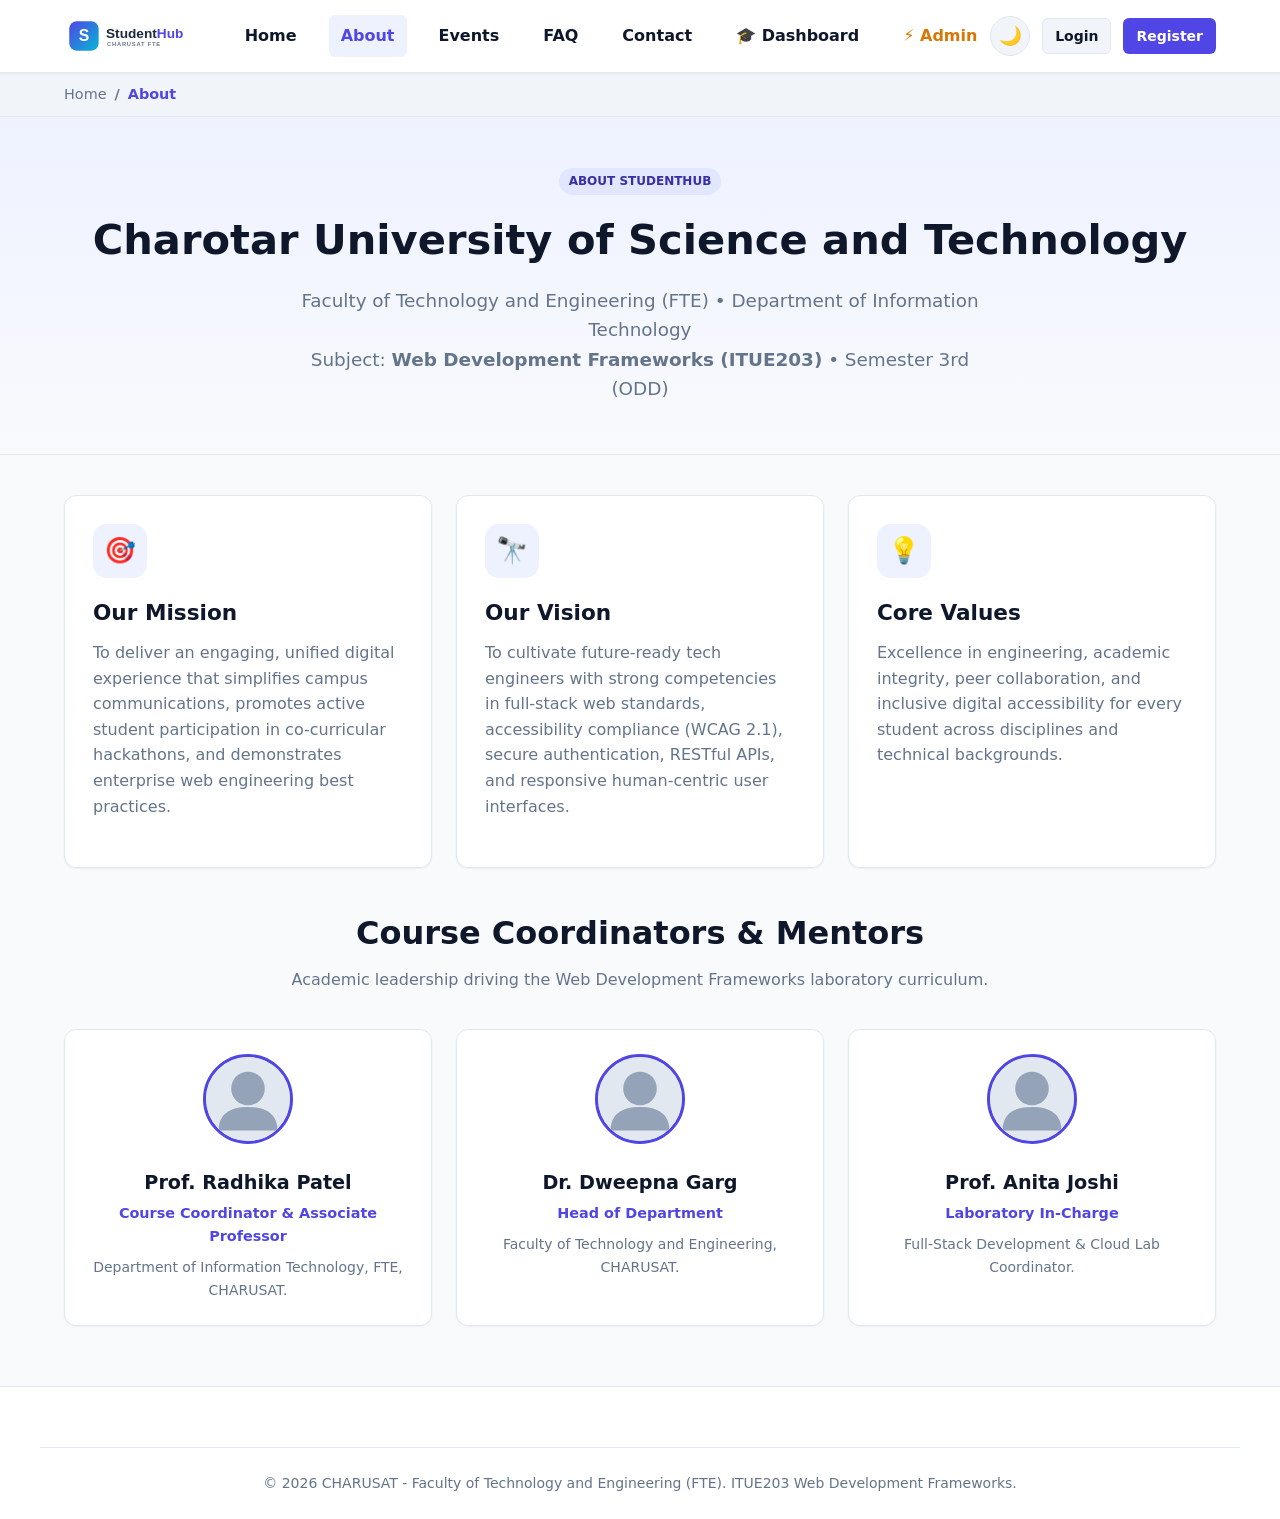
<file: studenthub/html/about.html>
<!DOCTYPE html>
<html lang="en" data-theme="light">
<head>
  <meta charset="UTF-8">
  <meta name="viewport" content="width=device-width, initial-scale=1.0">
  <title>About - StudentHub | CHARUSAT FTE</title>
  <link rel="stylesheet" href="../assets/css/style.css">
  <link rel="icon" type="image/svg+xml" href="../assets/images/logo.svg">
</head>
<body>
  <a href="#main-content" class="skip-link">Skip to main content</a>

  <!-- Header: same nav -->
  <header class="site-header" role="banner">
    <div class="container navbar">
      <a href="index.html" class="brand-logo">
        <img src="../assets/images/logo.svg" alt="StudentHub Logo" width="160" height="40">
      </a>
      <nav role="navigation">
        <ul class="nav-links" id="navLinks">
          <li><a href="index.html">Home</a></li>
          <li><a href="about.html" class="active">About</a></li>
          <li><a href="events.html">Events</a></li>
          <li><a href="faq.html">FAQ</a></li>
          <li><a href="contact.html">Contact</a></li>
          <li><a href="student_dashboard.html">🎓 Dashboard</a></li>
          <li><a href="admin_dashboard.html" style="color:#d97706; font-weight:700;">⚡ Admin</a></li>
        </ul>
      </nav>
      <div class="nav-actions">
        <button type="button" class="theme-toggle-btn" id="themeToggleBtn" aria-label="Toggle theme">🌙</button>
        <a href="login.html" class="btn btn-sm btn-secondary">Login</a>
        <a href="register.html" class="btn btn-sm btn-primary">Register</a>
        <button type="button" class="hamburger-btn" id="hamburgerBtn" aria-label="Toggle navigation">☰</button>
      </div>
    </div>
  </header>

  <!-- Breadcrumbs -->
  <nav class="breadcrumbs" aria-label="Breadcrumb">
    <div class="container">
      <ol class="breadcrumb-list">
        <li><a href="index.html">Home</a></li>
        <li class="current" aria-current="page">About</li>
      </ol>
    </div>
  </nav>

  <main id="main-content" role="main">
    <!-- Wireframe 2: Page title + portal description -->
    <section class="about-hero">
      <div class="container">
        <span class="badge badge-primary" style="margin-bottom:12px;">About StudentHub</span>
        <h1>Charotar University of Science and Technology</h1>
        <p style="max-width:720px; margin:0 auto; font-size:1.15rem; color:var(--text-muted);">
          Faculty of Technology and Engineering (FTE) &bull; Department of Information Technology<br>
          Subject: <strong>Web Development Frameworks (ITUE203)</strong> &bull; Semester 3rd (ODD)
        </p>
      </div>
    </section>

    <!-- Wireframe 2: Mission, vision, coordinator info -->
    <section class="container" style="margin-top:40px;">
      <div class="about-values-grid">
        <div class="highlight-card">
          <div class="card-icon">🎯</div>
          <h3>Our Mission</h3>
          <p>
            To deliver an engaging, unified digital experience that simplifies campus communications, promotes active student participation in co-curricular hackathons, and demonstrates enterprise web engineering best practices.
          </p>
        </div>

        <div class="highlight-card">
          <div class="card-icon">🔭</div>
          <h3>Our Vision</h3>
          <p>
            To cultivate future-ready tech engineers with strong competencies in full-stack web standards, accessibility compliance (WCAG 2.1), secure authentication, RESTful APIs, and responsive human-centric user interfaces.
          </p>
        </div>

        <div class="highlight-card">
          <div class="card-icon">💡</div>
          <h3>Core Values</h3>
          <p>
            Excellence in engineering, academic integrity, peer collaboration, and inclusive digital accessibility for every student across disciplines and technical backgrounds.
          </p>
        </div>
      </div>
    </section>

    <!-- Coordinator Info -->
    <section class="container" style="margin-top:40px;">
      <div class="section-header">
        <h2>Course Coordinators & Mentors</h2>
        <p>Academic leadership driving the Web Development Frameworks laboratory curriculum.</p>
      </div>

      <div class="team-grid">
        <article class="team-card">
          <img src="../assets/images/default_avatar.svg" alt="Course Coordinator" class="team-avatar">
          <h3 style="font-size:1.2rem; margin-bottom:4px;">Prof. Radhika Patel</h3>
          <p style="color:var(--primary); font-weight:600; font-size:0.9rem; margin-bottom:8px;">Course Coordinator & Associate Professor</p>
          <p style="color:var(--text-muted); font-size:0.875rem;">Department of Information Technology, FTE, CHARUSAT.</p>
        </article>

        <article class="team-card">
          <img src="../assets/images/default_avatar.svg" alt="Head of Department" class="team-avatar">
          <h3 style="font-size:1.2rem; margin-bottom:4px;">Dr. Dweepna Garg</h3>
          <p style="color:var(--primary); font-weight:600; font-size:0.9rem; margin-bottom:8px;">Head of Department</p>
          <p style="color:var(--text-muted); font-size:0.875rem;">Faculty of Technology and Engineering, CHARUSAT.</p>
        </article>

        <article class="team-card">
          <img src="../assets/images/default_avatar.svg" alt="Laboratory Mentor" class="team-avatar">
          <h3 style="font-size:1.2rem; margin-bottom:4px;">Prof. Anita Joshi</h3>
          <p style="color:var(--primary); font-weight:600; font-size:0.9rem; margin-bottom:8px;">Laboratory In-Charge</p>
          <p style="color:var(--text-muted); font-size:0.875rem;">Full-Stack Development & Cloud Lab Coordinator.</p>
        </article>
      </div>
    </section>
  </main>

  <!-- Wireframe 2 Footer -->
  <footer class="site-footer" role="contentinfo">
    <div class="container footer-bottom">
      <p>&copy; 2026 CHARUSAT - Faculty of Technology and Engineering (FTE). ITUE203 Web Development Frameworks.</p>
    </div>
  </footer>

  <script src="../assets/js/main.js"></script>
</body>
</html>
</file>
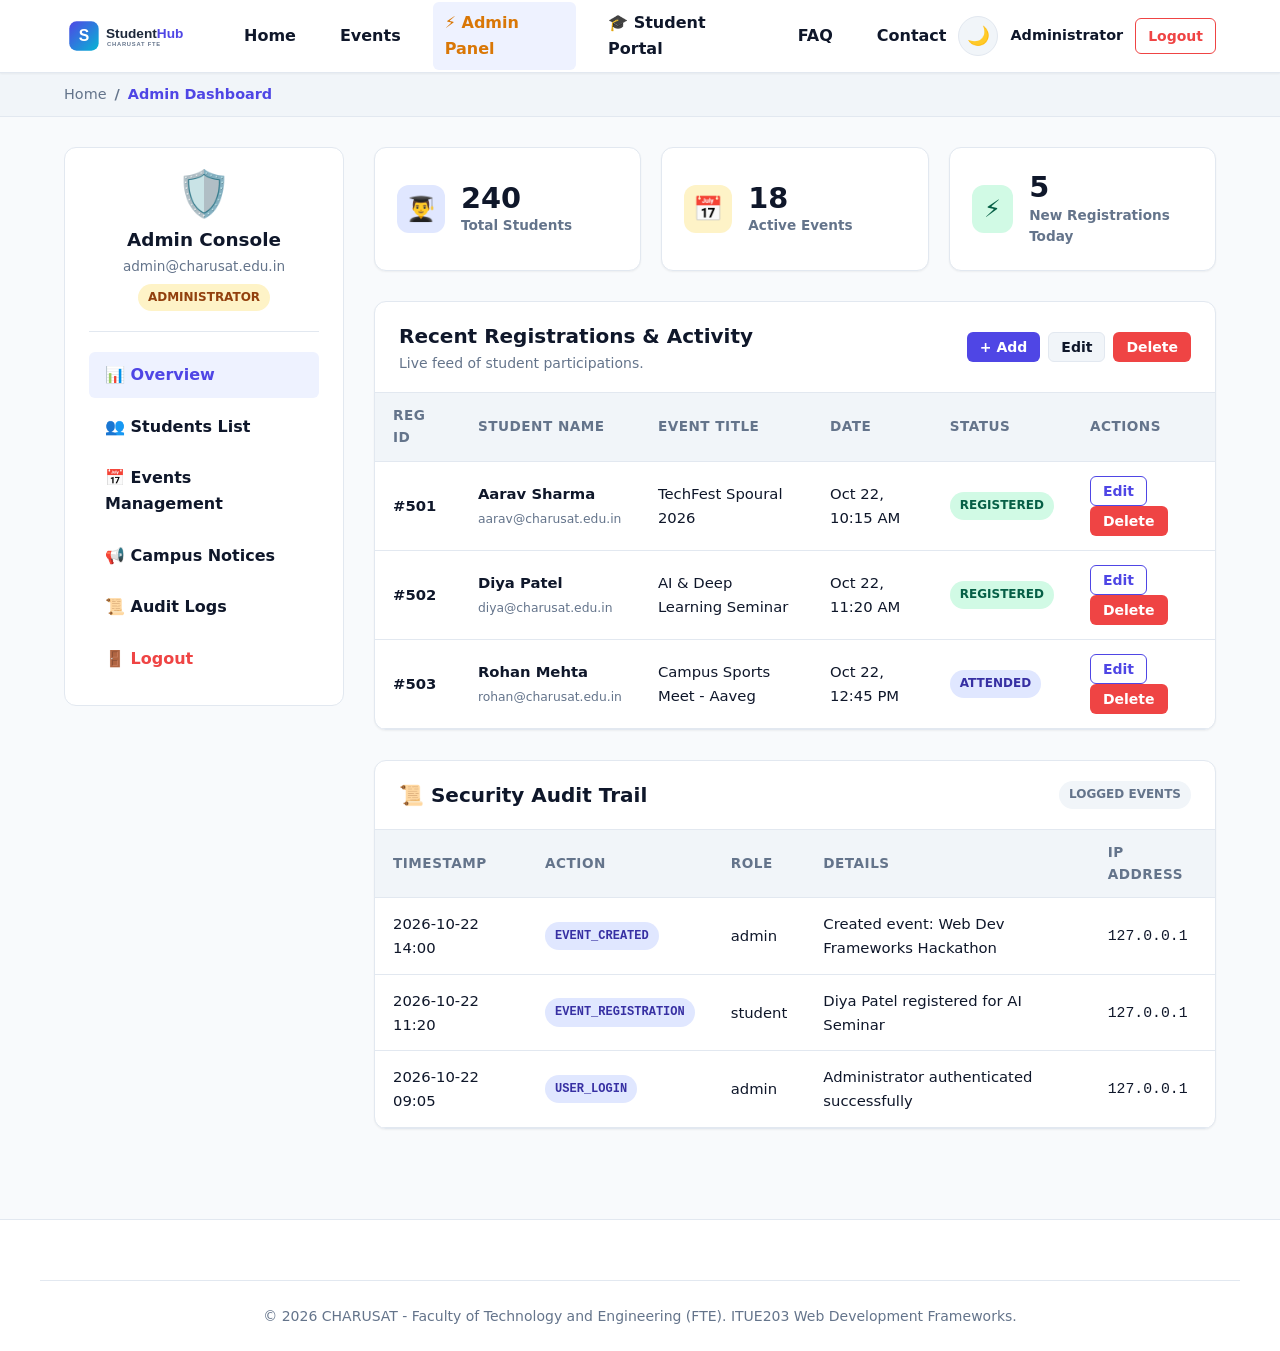
<file: studenthub/html/admin_dashboard.html>
<!DOCTYPE html>
<html lang="en" data-theme="light">
<head>
  <meta charset="UTF-8">
  <meta name="viewport" content="width=device-width, initial-scale=1.0">
  <title>Admin Dashboard - StudentHub | CHARUSAT FTE</title>
  <link rel="stylesheet" href="../assets/css/style.css">
  <link rel="icon" type="image/svg+xml" href="../assets/images/logo.svg">
</head>
<body>
  <a href="#main-content" class="skip-link">Skip to main content</a>

  <header class="site-header" role="banner">
    <div class="container navbar">
      <a href="index.html" class="brand-logo">
        <img src="../assets/images/logo.svg" alt="StudentHub Logo" width="160" height="40">
      </a>
      <nav role="navigation">
        <ul class="nav-links" id="navLinks">
          <li><a href="index.html">Home</a></li>
          <li><a href="events.html">Events</a></li>
          <li><a href="admin_dashboard.html" class="active" style="color:#d97706; font-weight:700;">⚡ Admin Panel</a></li>
          <li><a href="student_dashboard.html">🎓 Student Portal</a></li>
          <li><a href="faq.html">FAQ</a></li>
          <li><a href="contact.html">Contact</a></li>
        </ul>
      </nav>
      <div class="nav-actions">
        <button type="button" class="theme-toggle-btn" id="themeToggleBtn" aria-label="Toggle theme">🌙</button>
        <span style="font-weight:600; font-size:0.9rem;">Administrator</span>
        <a href="login.html" class="btn btn-sm btn-outline" style="color:var(--danger); border-color:var(--danger);">Logout</a>
        <button type="button" class="hamburger-btn" id="hamburgerBtn">☰</button>
      </div>
    </div>
  </header>

  <nav class="breadcrumbs" aria-label="Breadcrumb">
    <div class="container">
      <ol class="breadcrumb-list">
        <li><a href="index.html">Home</a></li>
        <li class="current" aria-current="page">Admin Dashboard</li>
      </ol>
    </div>
  </nav>

  <main id="main-content" role="main" class="container">
    <!-- Wireframe 10: Admin dashboard layout -->
    <div class="dashboard-grid">
      <!-- Wireframe 10 Sidebar: Students, Events, Notices, Audit logs -->
      <aside class="dashboard-sidebar">
        <div class="user-profile-badge">
          <div style="font-size:2.8rem; line-height:1; margin-bottom:8px;">🛡️</div>
          <h3 style="font-size:1.15rem; margin-bottom:2px;">Admin Console</h3>
          <p style="font-size:0.85rem; color:var(--text-muted);">admin@charusat.edu.in</p>
          <span class="badge badge-warning" style="margin-top:6px;">Administrator</span>
        </div>

        <nav aria-label="Admin sidebar navigation">
          <ul class="side-menu">
            <li><a href="admin_dashboard.html" class="active">📊 Overview</a></li>
            <li><a href="#students-section">👥 Students List</a></li>
            <li><a href="#events-section">📅 Events Management</a></li>
            <li><a href="#notices-section">📢 Campus Notices</a></li>
            <li><a href="#audit-section">📜 Audit Logs</a></li>
            <li><a href="login.html" style="color:var(--danger);">🚪 Logout</a></li>
          </ul>
        </nav>
      </aside>

      <!-- Main Column -->
      <section>
        <!-- Wireframe 10 Top Cards: Students: 240, Events: 18, New: 5 -->
        <div class="stats-grid">
          <div class="stat-card">
            <div class="stat-icon" style="background:#e0e7ff; color:#4338ca;">👨‍🎓</div>
            <div>
              <div class="stat-val">240</div>
              <div class="stat-label">Total Students</div>
            </div>
          </div>
          <div class="stat-card">
            <div class="stat-icon" style="background:#fef3c7; color:#92400e;">📅</div>
            <div>
              <div class="stat-val">18</div>
              <div class="stat-label">Active Events</div>
            </div>
          </div>
          <div class="stat-card">
            <div class="stat-icon" style="background:#d1fae5; color:#065f46;">⚡</div>
            <div>
              <div class="stat-val">5</div>
              <div class="stat-label">New Registrations Today</div>
            </div>
          </div>
        </div>

        <!-- Wireframe 10: Table: recent registrations / activity + Manage buttons: add / edit / delete -->
        <div class="table-card">
          <div class="table-header">
            <div>
              <h3 style="font-size:1.25rem; font-weight:700;">Recent Registrations &amp; Activity</h3>
              <p style="font-size:0.875rem; color:var(--text-muted);">Live feed of student participations.</p>
            </div>
            <!-- Wireframe 10 Manage buttons: add / edit / delete -->
            <div style="display:flex; gap:8px;">
              <button class="btn btn-sm btn-primary" onclick="alert('Add Event modal: Opens creation dialog.');">+ Add</button>
              <button class="btn btn-sm btn-secondary" onclick="alert('Edit mode activated.');">Edit</button>
              <button class="btn btn-sm btn-danger" onclick="confirm('Delete selected item?');">Delete</button>
            </div>
          </div>

          <div class="table-responsive">
            <table class="data-table" aria-label="Recent registrations activity">
              <thead>
                <tr>
                  <th>Reg ID</th>
                  <th>Student Name</th>
                  <th>Event Title</th>
                  <th>Date</th>
                  <th>Status</th>
                  <th>Actions</th>
                </tr>
              </thead>
              <tbody>
                <tr>
                  <td><strong>#501</strong></td>
                  <td>
                    <div style="font-weight:700;">Aarav Sharma</div>
                    <small style="color:var(--text-muted);">aarav@charusat.edu.in</small>
                  </td>
                  <td>TechFest Spoural 2026</td>
                  <td>Oct 22, 10:15 AM</td>
                  <td><span class="badge badge-success">Registered</span></td>
                  <td>
                    <button class="btn btn-sm btn-outline">Edit</button>
                    <button class="btn btn-sm btn-danger" onclick="confirm('Delete record?');">Delete</button>
                  </td>
                </tr>

                <tr>
                  <td><strong>#502</strong></td>
                  <td>
                    <div style="font-weight:700;">Diya Patel</div>
                    <small style="color:var(--text-muted);">diya@charusat.edu.in</small>
                  </td>
                  <td>AI &amp; Deep Learning Seminar</td>
                  <td>Oct 22, 11:20 AM</td>
                  <td><span class="badge badge-success">Registered</span></td>
                  <td>
                    <button class="btn btn-sm btn-outline">Edit</button>
                    <button class="btn btn-sm btn-danger" onclick="confirm('Delete record?');">Delete</button>
                  </td>
                </tr>

                <tr>
                  <td><strong>#503</strong></td>
                  <td>
                    <div style="font-weight:700;">Rohan Mehta</div>
                    <small style="color:var(--text-muted);">rohan@charusat.edu.in</small>
                  </td>
                  <td>Campus Sports Meet - Aaveg</td>
                  <td>Oct 22, 12:45 PM</td>
                  <td><span class="badge badge-primary">Attended</span></td>
                  <td>
                    <button class="btn btn-sm btn-outline">Edit</button>
                    <button class="btn btn-sm btn-danger" onclick="confirm('Delete record?');">Delete</button>
                  </td>
                </tr>
              </tbody>
            </table>
          </div>
        </div>

        <!-- Audit Log Preview -->
        <div class="table-card" id="audit-section">
          <div class="table-header">
            <h3 style="font-size:1.25rem; font-weight:700;">📜 Security Audit Trail</h3>
            <span class="badge badge-neutral">Logged Events</span>
          </div>
          <div class="table-responsive">
            <table class="data-table" aria-label="Audit Log">
              <thead>
                <tr>
                  <th>Timestamp</th>
                  <th>Action</th>
                  <th>Role</th>
                  <th>Details</th>
                  <th>IP Address</th>
                </tr>
              </thead>
              <tbody>
                <tr>
                  <td>2026-10-22 14:00</td>
                  <td><span class="badge badge-primary"><code>EVENT_CREATED</code></span></td>
                  <td>admin</td>
                  <td>Created event: Web Dev Frameworks Hackathon</td>
                  <td><code>127.0.0.1</code></td>
                </tr>
                <tr>
                  <td>2026-10-22 11:20</td>
                  <td><span class="badge badge-primary"><code>EVENT_REGISTRATION</code></span></td>
                  <td>student</td>
                  <td>Diya Patel registered for AI Seminar</td>
                  <td><code>127.0.0.1</code></td>
                </tr>
                <tr>
                  <td>2026-10-22 09:05</td>
                  <td><span class="badge badge-primary"><code>USER_LOGIN</code></span></td>
                  <td>admin</td>
                  <td>Administrator authenticated successfully</td>
                  <td><code>127.0.0.1</code></td>
                </tr>
              </tbody>
            </table>
          </div>
        </div>
      </section>
    </div>
  </main>

  <footer class="site-footer" role="contentinfo">
    <div class="container footer-bottom">
      <p>&copy; 2026 CHARUSAT - Faculty of Technology and Engineering (FTE). ITUE203 Web Development Frameworks.</p>
    </div>
  </footer>

  <script src="../assets/js/main.js"></script>
</body>
</html>
</file>
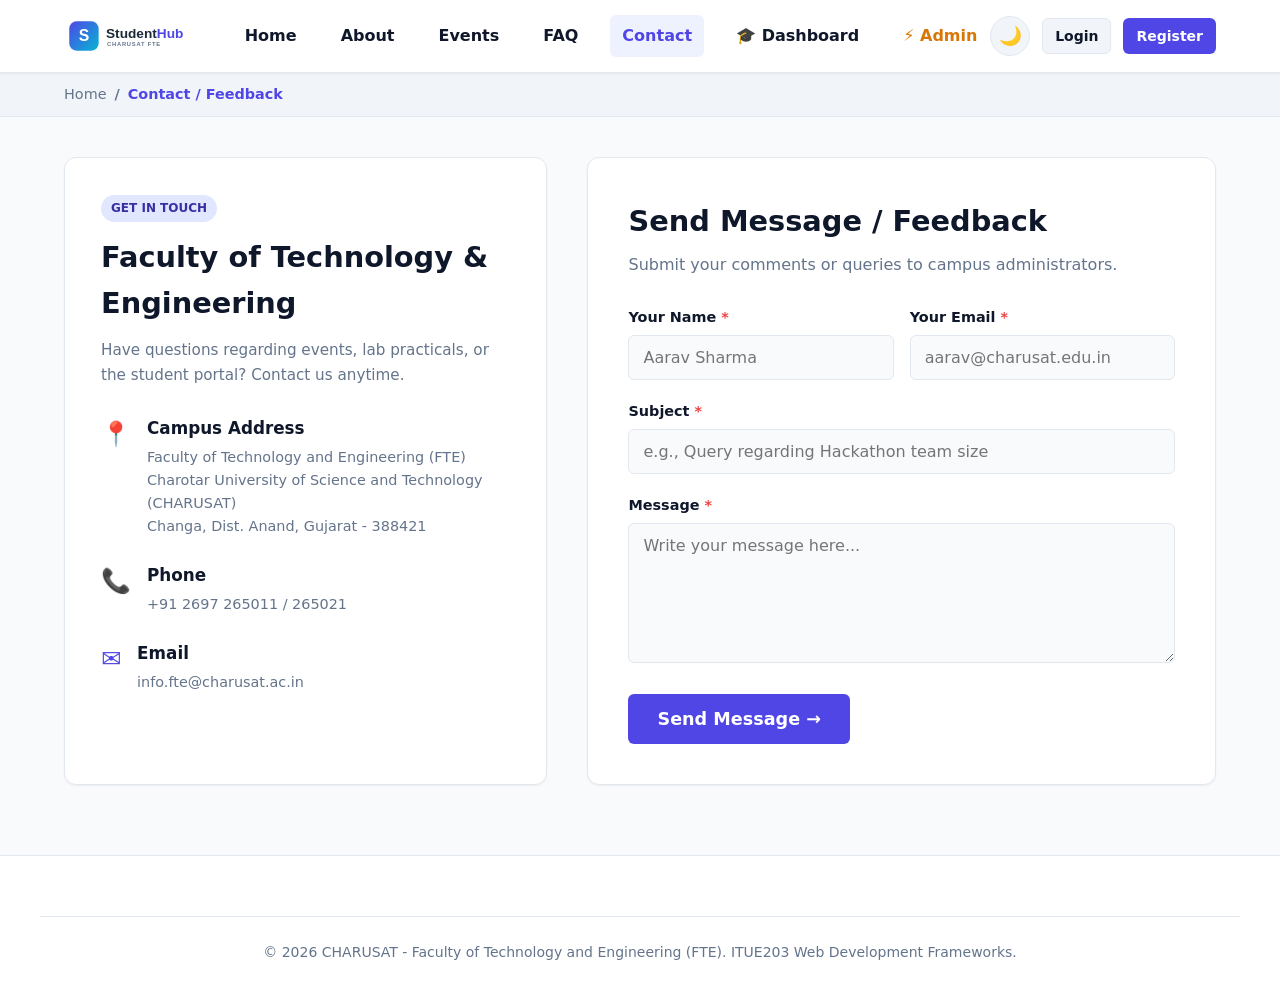
<file: studenthub/html/contact.html>
<!DOCTYPE html>
<html lang="en" data-theme="light">
<head>
  <meta charset="UTF-8">
  <meta name="viewport" content="width=device-width, initial-scale=1.0">
  <title>Contact & Feedback - StudentHub | CHARUSAT FTE</title>
  <link rel="stylesheet" href="../assets/css/style.css">
  <link rel="icon" type="image/svg+xml" href="../assets/images/logo.svg">
</head>
<body>
  <a href="#main-content" class="skip-link">Skip to main content</a>

  <header class="site-header" role="banner">
    <div class="container navbar">
      <a href="index.html" class="brand-logo">
        <img src="../assets/images/logo.svg" alt="StudentHub Logo" width="160" height="40">
      </a>
      <nav role="navigation">
        <ul class="nav-links" id="navLinks">
          <li><a href="index.html">Home</a></li>
          <li><a href="about.html">About</a></li>
          <li><a href="events.html">Events</a></li>
          <li><a href="faq.html">FAQ</a></li>
          <li><a href="contact.html" class="active">Contact</a></li>
          <li><a href="student_dashboard.html">🎓 Dashboard</a></li>
          <li><a href="admin_dashboard.html" style="color:#d97706; font-weight:700;">⚡ Admin</a></li>
        </ul>
      </nav>
      <div class="nav-actions">
        <button type="button" class="theme-toggle-btn" id="themeToggleBtn" aria-label="Toggle theme">🌙</button>
        <a href="login.html" class="btn btn-sm btn-secondary">Login</a>
        <a href="register.html" class="btn btn-sm btn-primary">Register</a>
        <button type="button" class="hamburger-btn" id="hamburgerBtn">☰</button>
      </div>
    </div>
  </header>

  <nav class="breadcrumbs" aria-label="Breadcrumb">
    <div class="container">
      <ol class="breadcrumb-list">
        <li><a href="index.html">Home</a></li>
        <li class="current" aria-current="page">Contact / Feedback</li>
      </ol>
    </div>
  </nav>

  <main id="main-content" role="main" class="container">
    <!-- Wireframe 9: Contact / feedback layout -->
    <div class="contact-layout">
      <!-- Wireframe 9: College address, phone, email -->
      <aside class="contact-info-card">
        <span class="badge badge-primary" style="margin-bottom:12px;">Get in Touch</span>
        <h2 style="font-size:1.8rem; font-weight:800; margin-bottom:12px;">Faculty of Technology &amp; Engineering</h2>
        <p style="color:var(--text-muted); font-size:0.95rem; margin-bottom:28px;">
          Have questions regarding events, lab practicals, or the student portal? Contact us anytime.
        </p>

        <div class="contact-meta-item">
          <div class="contact-meta-icon">📍</div>
          <div>
            <h4 style="font-size:1.05rem; margin-bottom:4px;">Campus Address</h4>
            <p style="color:var(--text-muted); font-size:0.9rem;">
              Faculty of Technology and Engineering (FTE)<br>
              Charotar University of Science and Technology (CHARUSAT)<br>
              Changa, Dist. Anand, Gujarat - 388421
            </p>
          </div>
        </div>

        <div class="contact-meta-item">
          <div class="contact-meta-icon">📞</div>
          <div>
            <h4 style="font-size:1.05rem; margin-bottom:4px;">Phone</h4>
            <p style="color:var(--text-muted); font-size:0.9rem;">+91 2697 265011 / 265021</p>
          </div>
        </div>

        <div class="contact-meta-item">
          <div class="contact-meta-icon">✉️</div>
          <div>
            <h4 style="font-size:1.05rem; margin-bottom:4px;">Email</h4>
            <p style="color:var(--text-muted); font-size:0.9rem;">info.fte@charusat.ac.in</p>
          </div>
        </div>
      </aside>

      <!-- Wireframe 9: Name, email, subject fields, Message textarea, Send message button -->
      <div style="background:var(--bg-card); border:1px solid var(--border); border-radius:var(--radius); padding:40px; box-shadow:var(--shadow-sm);">
        <h2 style="font-size:1.8rem; font-weight:800; margin-bottom:8px;">Send Message / Feedback</h2>
        <p style="color:var(--text-muted); margin-bottom:28px;">Submit your comments or queries to campus administrators.</p>

        <form onsubmit="alert('Thank you! Your feedback message has been received.'); return false;">
          <div class="form-row">
            <div class="form-group">
              <label for="name" class="form-label">Your Name <span class="required">*</span></label>
              <input type="text" id="name" name="name" class="form-control" placeholder="Aarav Sharma" required>
            </div>
            <div class="form-group">
              <label for="email" class="form-label">Your Email <span class="required">*</span></label>
              <input type="email" id="email" name="email" class="form-control" placeholder="aarav@charusat.edu.in" required>
            </div>
          </div>

          <div class="form-group">
            <label for="subject" class="form-label">Subject <span class="required">*</span></label>
            <input type="text" id="subject" name="subject" class="form-control" placeholder="e.g., Query regarding Hackathon team size" required>
          </div>

          <div class="form-group">
            <label for="message" class="form-label">Message <span class="required">*</span></label>
            <textarea id="message" name="message" class="form-control" rows="6" placeholder="Write your message here..." required></textarea>
          </div>

          <div style="margin-top:24px;">
            <button type="submit" class="btn btn-primary btn-lg">Send Message &rarr;</button>
          </div>
        </form>
      </div>
    </div>
  </main>

  <footer class="site-footer" role="contentinfo">
    <div class="container footer-bottom">
      <p>&copy; 2026 CHARUSAT - Faculty of Technology and Engineering (FTE). ITUE203 Web Development Frameworks.</p>
    </div>
  </footer>

  <script src="../assets/js/main.js"></script>
</body>
</html>
</file>
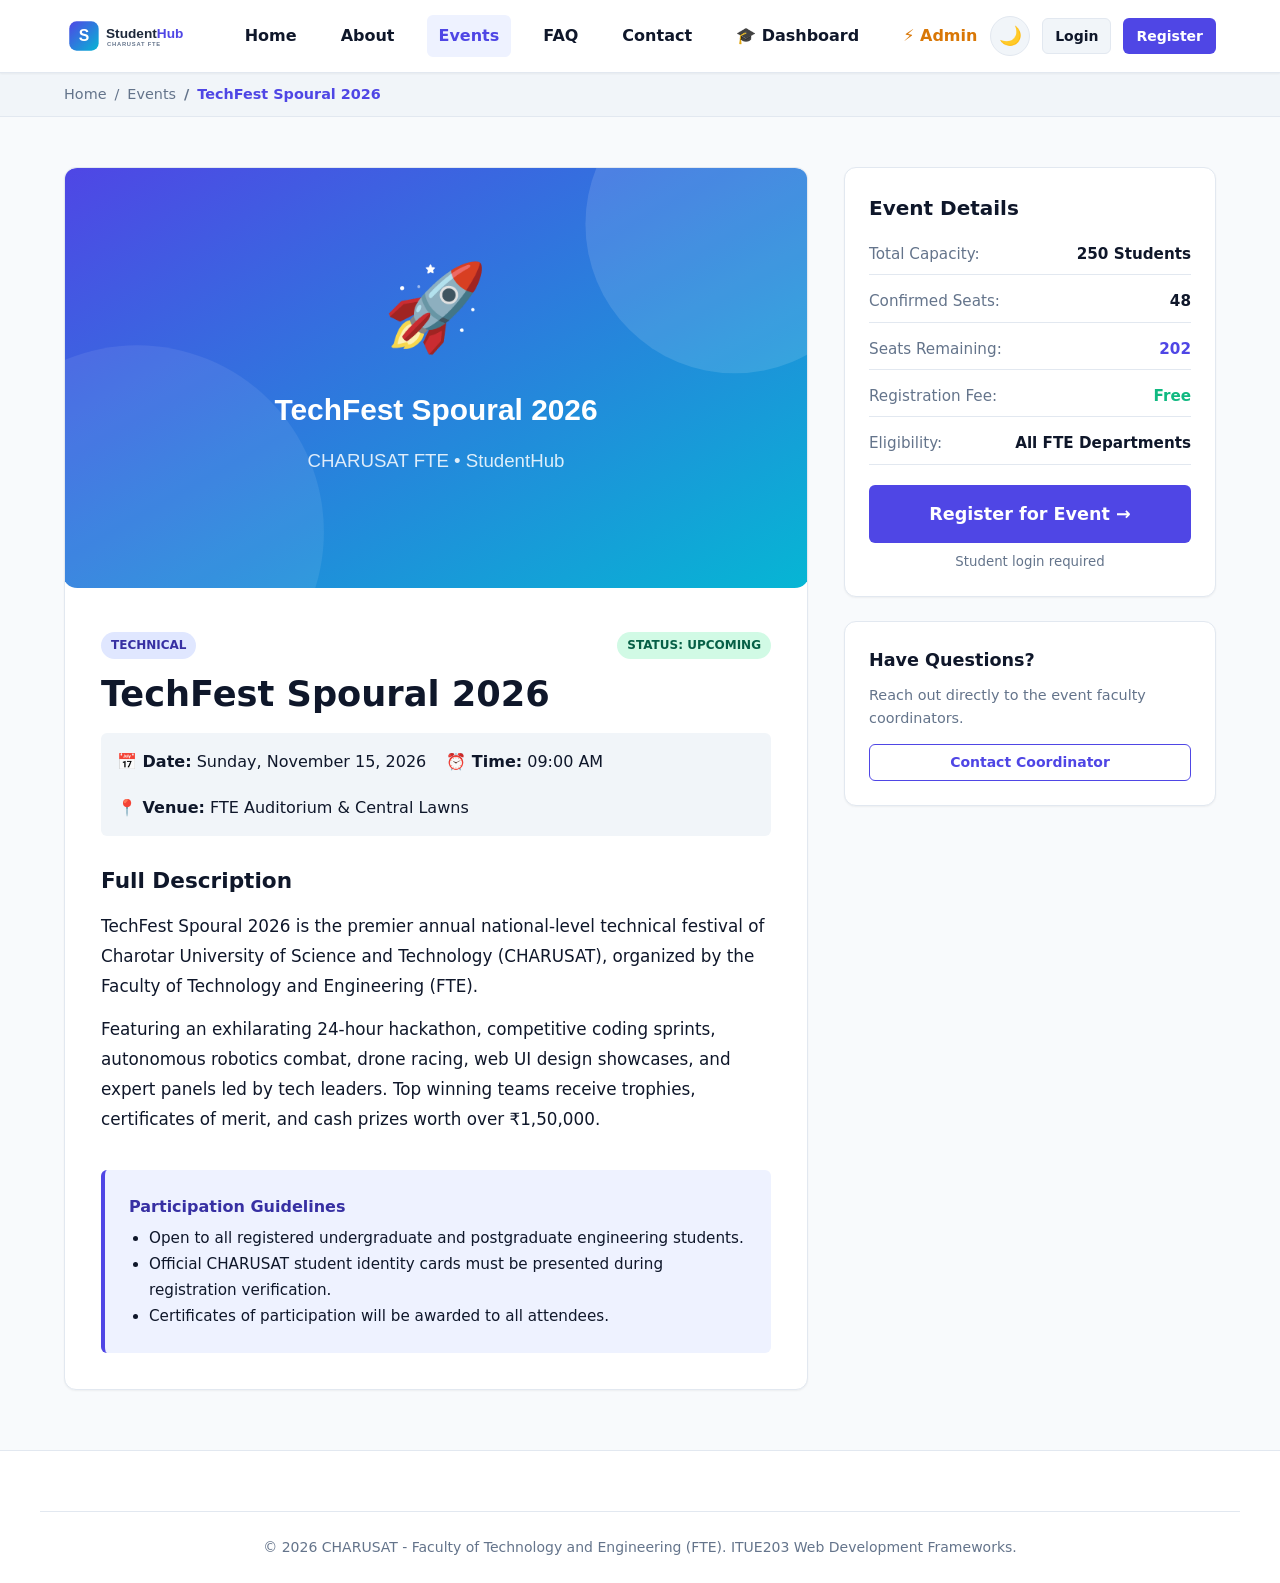
<file: studenthub/html/event_detail.html>
<!DOCTYPE html>
<html lang="en" data-theme="light">
<head>
  <meta charset="UTF-8">
  <meta name="viewport" content="width=device-width, initial-scale=1.0">
  <title>Event Details - StudentHub | CHARUSAT FTE</title>
  <link rel="stylesheet" href="../assets/css/style.css">
  <link rel="icon" type="image/svg+xml" href="../assets/images/logo.svg">
</head>
<body>
  <a href="#main-content" class="skip-link">Skip to main content</a>

  <header class="site-header" role="banner">
    <div class="container navbar">
      <a href="index.html" class="brand-logo">
        <img src="../assets/images/logo.svg" alt="StudentHub Logo" width="160" height="40">
      </a>
      <nav role="navigation">
        <ul class="nav-links" id="navLinks">
          <li><a href="index.html">Home</a></li>
          <li><a href="about.html">About</a></li>
          <li><a href="events.html" class="active">Events</a></li>
          <li><a href="faq.html">FAQ</a></li>
          <li><a href="contact.html">Contact</a></li>
          <li><a href="student_dashboard.html">🎓 Dashboard</a></li>
          <li><a href="admin_dashboard.html" style="color:#d97706; font-weight:700;">⚡ Admin</a></li>
        </ul>
      </nav>
      <div class="nav-actions">
        <button type="button" class="theme-toggle-btn" id="themeToggleBtn" aria-label="Toggle theme">🌙</button>
        <a href="login.html" class="btn btn-sm btn-secondary">Login</a>
        <a href="register.html" class="btn btn-sm btn-primary">Register</a>
        <button type="button" class="hamburger-btn" id="hamburgerBtn" aria-label="Toggle navigation">☰</button>
      </div>
    </div>
  </header>

  <nav class="breadcrumbs" aria-label="Breadcrumb">
    <div class="container">
      <ol class="breadcrumb-list">
        <li><a href="index.html">Home</a></li>
        <li><a href="events.html">Events</a></li>
        <li class="current" aria-current="page">TechFest Spoural 2026</li>
      </ol>
    </div>
  </nav>

  <main id="main-content" role="main" class="container" style="padding-top:20px;">
    <!-- Wireframe 4: Event details layout -->
    <div class="event-detail-wrapper">
      <article class="event-detail-main">
        <!-- Wireframe 4: Poster image + title, date, venue, category -->
        <div class="event-detail-poster">
          <img src="../assets/images/event_techfest.svg" alt="TechFest Spoural 2026" width="800" height="420">
        </div>
        <div class="event-detail-body">
          <div style="display:flex; justify-content:space-between; align-items:center; margin-bottom:14px;">
            <span class="badge badge-primary">Technical</span>
            <span class="badge badge-success">Status: Upcoming</span>
          </div>

          <h1 style="font-size:2.2rem; font-weight:800; margin-bottom:18px; line-height:1.2;">TechFest Spoural 2026</h1>

          <div style="display:flex; flex-wrap:wrap; gap:20px; padding:16px; background:var(--bg-alt); border-radius:var(--radius-sm); margin-bottom:28px;">
            <div><strong>📅 Date:</strong> Sunday, November 15, 2026</div>
            <div><strong>⏰ Time:</strong> 09:00 AM</div>
            <div><strong>📍 Venue:</strong> FTE Auditorium &amp; Central Lawns</div>
          </div>

          <!-- Wireframe 4: Full description text -->
          <h3 style="font-size:1.35rem; margin-bottom:12px;">Full Description</h3>
          <div style="line-height:1.8; color:var(--text-main); font-size:1.05rem;">
            <p>
              TechFest Spoural 2026 is the premier annual national-level technical festival of Charotar University of Science and Technology (CHARUSAT), organized by the Faculty of Technology and Engineering (FTE).
            </p>
            <p style="margin-top:12px;">
              Featuring an exhilarating 24-hour hackathon, competitive coding sprints, autonomous robotics combat, drone racing, web UI design showcases, and expert panels led by tech leaders. Top winning teams receive trophies, certificates of merit, and cash prizes worth over ₹1,50,000.
            </p>
          </div>

          <div style="margin-top:36px; padding:24px; background:var(--primary-light); border-radius:var(--radius-sm); border-left:4px solid var(--primary);">
            <h4 style="color:var(--primary-dark); margin-bottom:6px;">Participation Guidelines</h4>
            <ul style="padding-left:20px; color:var(--text-main); font-size:0.95rem; line-height:1.7;">
              <li>Open to all registered undergraduate and postgraduate engineering students.</li>
              <li>Official CHARUSAT student identity cards must be presented during registration verification.</li>
              <li>Certificates of participation will be awarded to all attendees.</li>
            </ul>
          </div>
        </div>
      </article>

      <aside class="event-detail-sidebar">
        <div class="info-card">
          <h3 style="font-size:1.25rem; font-weight:700; margin-bottom:14px;">Event Details</h3>
          <ul class="info-list">
            <li><span class="label">Total Capacity:</span> <span class="val">250 Students</span></li>
            <li><span class="label">Confirmed Seats:</span> <span class="val">48</span></li>
            <li><span class="label">Seats Remaining:</span> <span class="val" style="color:var(--primary);">202</span></li>
            <li><span class="label">Registration Fee:</span> <span class="val" style="color:var(--success);">Free</span></li>
            <li><span class="label">Eligibility:</span> <span class="val">All FTE Departments</span></li>
          </ul>

          <!-- Wireframe 4: Register button -->
          <div style="margin-top:20px;">
            <a href="login.html" class="btn btn-primary btn-lg btn-block" onclick="alert('Registration button clicked! In full-stack mode, this registers your student account instantaneously.'); return true;">
              Register for Event &rarr;
            </a>
            <small style="display:block; text-align:center; color:var(--text-muted); margin-top:8px;">Student login required</small>
          </div>
        </div>

        <div class="info-card">
          <h4 style="font-size:1.1rem; margin-bottom:10px;">Have Questions?</h4>
          <p style="font-size:0.9rem; color:var(--text-muted); margin-bottom:14px;">
            Reach out directly to the event faculty coordinators.
          </p>
          <a href="contact.html" class="btn btn-sm btn-outline btn-block">Contact Coordinator</a>
        </div>
      </aside>
    </div>
  </main>

  <footer class="site-footer" role="contentinfo">
    <div class="container footer-bottom">
      <p>&copy; 2026 CHARUSAT - Faculty of Technology and Engineering (FTE). ITUE203 Web Development Frameworks.</p>
    </div>
  </footer>

  <script src="../assets/js/main.js"></script>
</body>
</html>
</file>
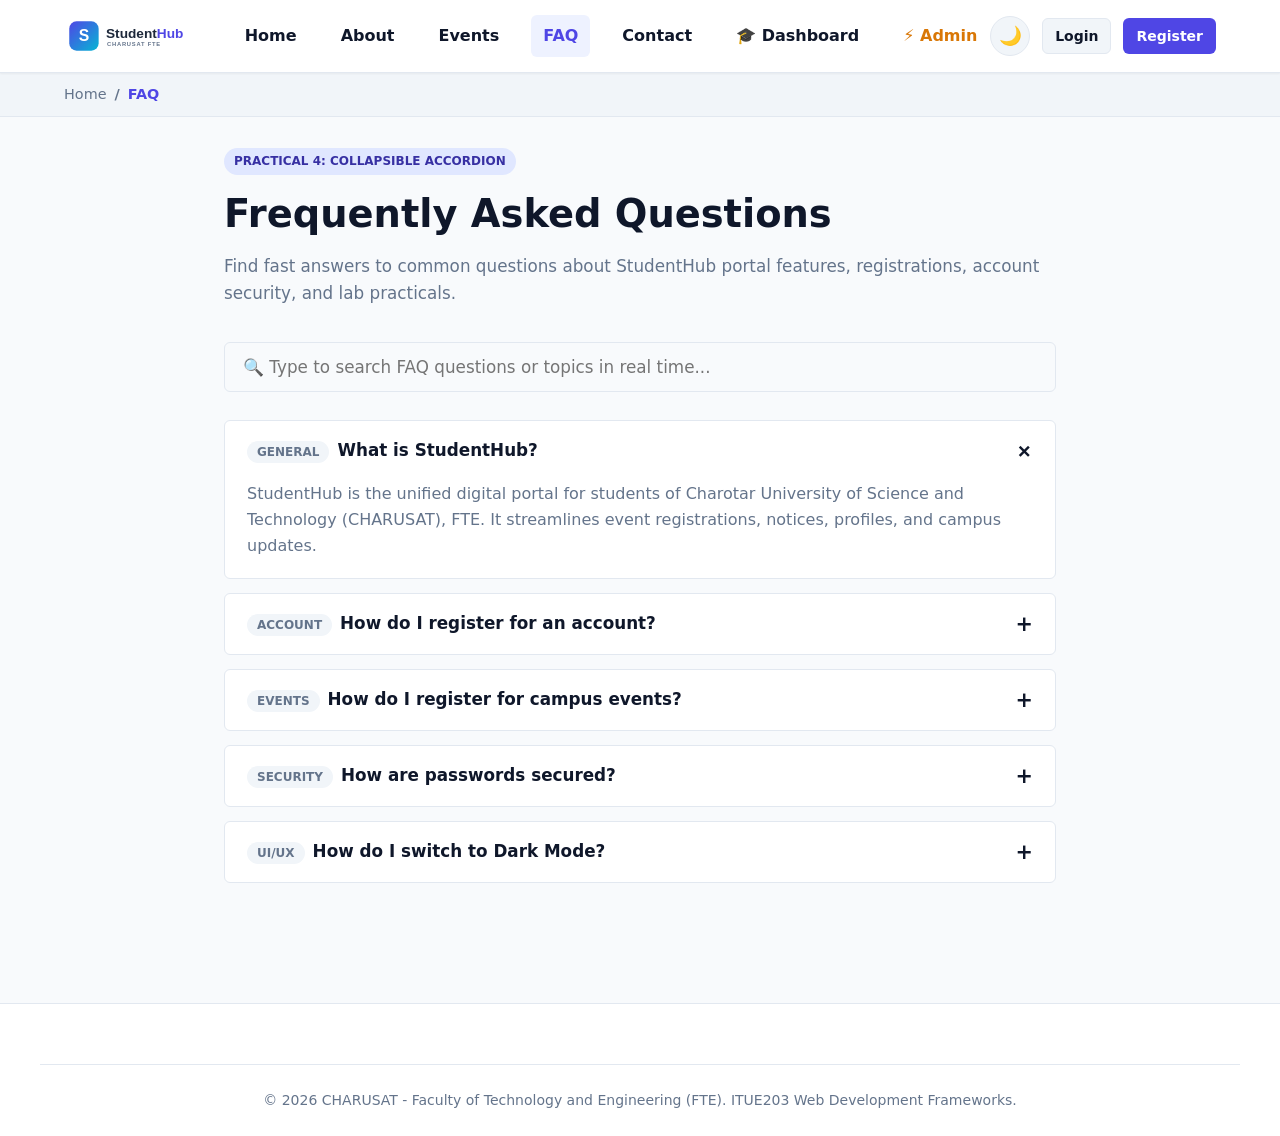
<file: studenthub/html/faq.html>
<!DOCTYPE html>
<html lang="en" data-theme="light">
<head>
  <meta charset="UTF-8">
  <meta name="viewport" content="width=device-width, initial-scale=1.0">
  <title>FAQ - StudentHub | CHARUSAT FTE</title>
  <link rel="stylesheet" href="../assets/css/style.css">
  <link rel="icon" type="image/svg+xml" href="../assets/images/logo.svg">
</head>
<body>
  <a href="#main-content" class="skip-link">Skip to main content</a>

  <header class="site-header" role="banner">
    <div class="container navbar">
      <a href="index.html" class="brand-logo">
        <img src="../assets/images/logo.svg" alt="StudentHub Logo" width="160" height="40">
      </a>
      <nav role="navigation">
        <ul class="nav-links" id="navLinks">
          <li><a href="index.html">Home</a></li>
          <li><a href="about.html">About</a></li>
          <li><a href="events.html">Events</a></li>
          <li><a href="faq.html" class="active">FAQ</a></li>
          <li><a href="contact.html">Contact</a></li>
          <li><a href="student_dashboard.html">🎓 Dashboard</a></li>
          <li><a href="admin_dashboard.html" style="color:#d97706; font-weight:700;">⚡ Admin</a></li>
        </ul>
      </nav>
      <div class="nav-actions">
        <button type="button" class="theme-toggle-btn" id="themeToggleBtn" aria-label="Toggle theme">🌙</button>
        <a href="login.html" class="btn btn-sm btn-secondary">Login</a>
        <a href="register.html" class="btn btn-sm btn-primary">Register</a>
        <button type="button" class="hamburger-btn" id="hamburgerBtn">☰</button>
      </div>
    </div>
  </header>

  <nav class="breadcrumbs" aria-label="Breadcrumb">
    <div class="container">
      <ol class="breadcrumb-list">
        <li><a href="index.html">Home</a></li>
        <li class="current" aria-current="page">FAQ</li>
      </ol>
    </div>
  </nav>

  <main id="main-content" role="main" class="container" style="max-width:880px; padding-top:30px; margin-bottom:70px;">
    <div class="section-header" style="text-align:left;">
      <span class="badge badge-primary">Practical 4: Collapsible Accordion</span>
      <h1 style="font-size:2.4rem; font-weight:800; margin-top:8px; margin-bottom:8px;">Frequently Asked Questions</h1>
      <p style="color:var(--text-muted); font-size:1.05rem;">
        Find fast answers to common questions about StudentHub portal features, registrations, account security, and lab practicals.
      </p>
    </div>

    <!-- Live FAQ Filter -->
    <div style="margin-bottom:28px;">
      <input type="text" id="faqSearchInput" class="filter-input" placeholder="🔍 Type to search FAQ questions or topics in real time..." style="width:100%; font-size:1.05rem; padding:14px 18px;">
    </div>

    <!-- Practical 4: FAQ Accordion List -->
    <div class="faq-list">
      <div class="faq-item active">
        <button type="button" class="faq-question">
          <span><span class="badge badge-neutral" style="margin-right:8px;">General</span>What is StudentHub?</span>
          <span class="faq-icon">+</span>
        </button>
        <div class="faq-answer">
          <p>StudentHub is the unified digital portal for students of Charotar University of Science and Technology (CHARUSAT), FTE. It streamlines event registrations, notices, profiles, and campus updates.</p>
        </div>
      </div>

      <div class="faq-item">
        <button type="button" class="faq-question">
          <span><span class="badge badge-neutral" style="margin-right:8px;">Account</span>How do I register for an account?</span>
          <span class="faq-icon">+</span>
        </button>
        <div class="faq-answer">
          <p>Click on the 'Register' link in the top menu. Enter your name, official college email, mobile number, department/course, solve the Canvas CAPTCHA, and submit.</p>
        </div>
      </div>

      <div class="faq-item">
        <button type="button" class="faq-question">
          <span><span class="badge badge-neutral" style="margin-right:8px;">Events</span>How do I register for campus events?</span>
          <span class="faq-icon">+</span>
        </button>
        <div class="faq-answer">
          <p>Browse upcoming workshops or hackathons on the Events page, click on any event card, and click 'Register for Event'. Your seat is confirmed instantly.</p>
        </div>
      </div>

      <div class="faq-item">
        <button type="button" class="faq-question">
          <span><span class="badge badge-neutral" style="margin-right:8px;">Security</span>How are passwords secured?</span>
          <span class="faq-icon">+</span>
        </button>
        <div class="faq-answer">
          <p>All passwords are encrypted using PHP's password_hash() with BCrypt (cost factor 10) before database storage. Plaintext passwords are never saved.</p>
        </div>
      </div>

      <div class="faq-item">
        <button type="button" class="faq-question">
          <span><span class="badge badge-neutral" style="margin-right:8px;">UI/UX</span>How do I switch to Dark Mode?</span>
          <span class="faq-icon">+</span>
        </button>
        <div class="faq-answer">
          <p>Click the sun/moon button in the top navigation bar. Your theme choice is stored in your browser's localStorage and retained across visits.</p>
        </div>
      </div>
    </div>
  </main>

  <footer class="site-footer" role="contentinfo">
    <div class="container footer-bottom">
      <p>&copy; 2026 CHARUSAT - Faculty of Technology and Engineering (FTE). ITUE203 Web Development Frameworks.</p>
    </div>
  </footer>

  <script src="../assets/js/main.js"></script>
  <script>
    document.getElementById('faqSearchInput').addEventListener('input', function(e) {
      const q = e.target.value.toLowerCase().trim();
      document.querySelectorAll('.faq-item').forEach(function(item) {
        item.style.display = item.textContent.toLowerCase().includes(q) ? '' : 'none';
      });
    });
  </script>
</body>
</html>
</file>
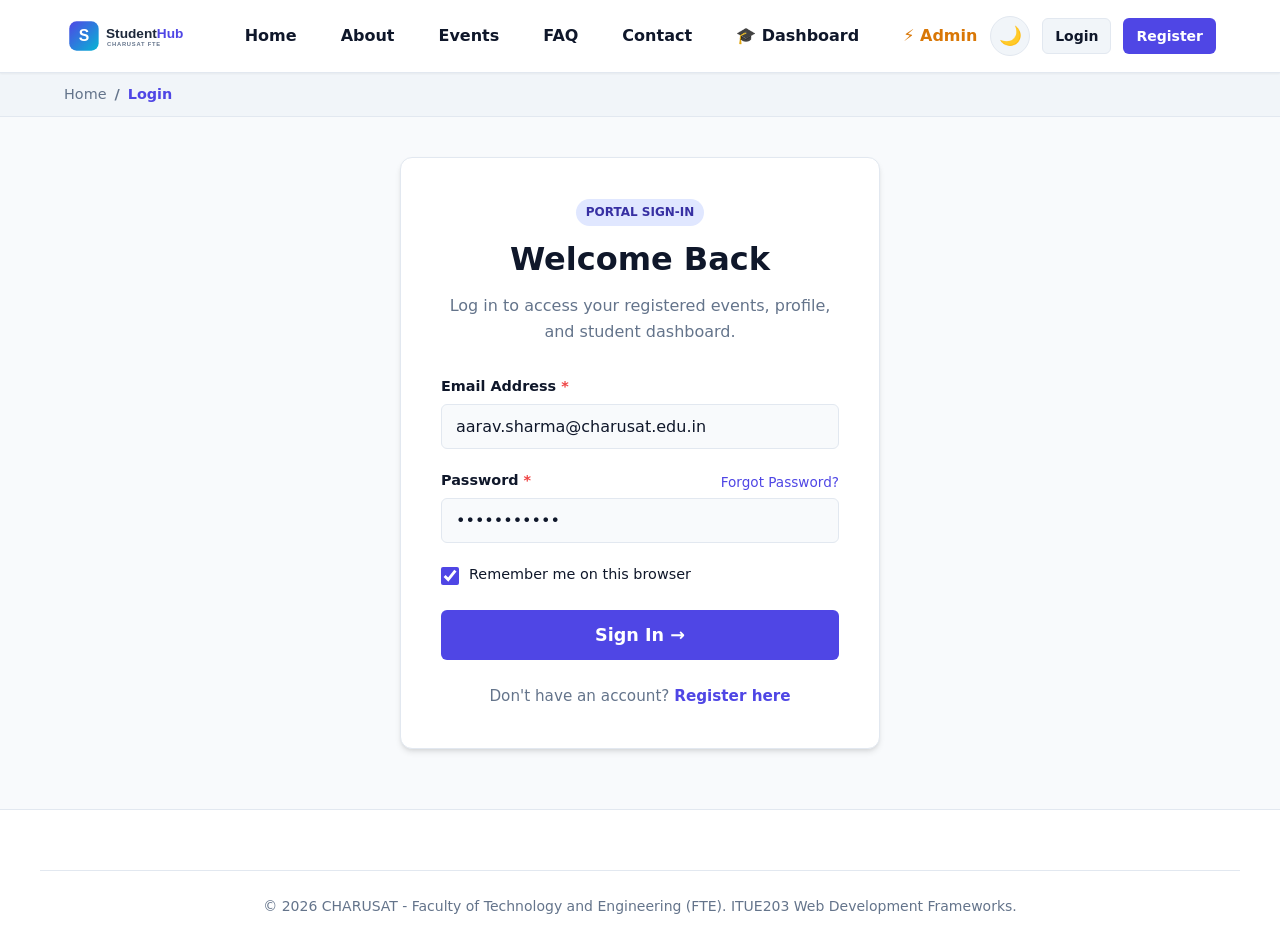
<file: studenthub/html/login.html>
<!DOCTYPE html>
<html lang="en" data-theme="light">
<head>
  <meta charset="UTF-8">
  <meta name="viewport" content="width=device-width, initial-scale=1.0">
  <title>Login - StudentHub | CHARUSAT FTE</title>
  <link rel="stylesheet" href="../assets/css/style.css">
  <link rel="icon" type="image/svg+xml" href="../assets/images/logo.svg">
</head>
<body>
  <a href="#main-content" class="skip-link">Skip to main content</a>

  <header class="site-header" role="banner">
    <div class="container navbar">
      <a href="index.html" class="brand-logo">
        <img src="../assets/images/logo.svg" alt="StudentHub Logo" width="160" height="40">
      </a>
      <nav role="navigation">
        <ul class="nav-links" id="navLinks">
          <li><a href="index.html">Home</a></li>
          <li><a href="about.html">About</a></li>
          <li><a href="events.html">Events</a></li>
          <li><a href="faq.html">FAQ</a></li>
          <li><a href="contact.html">Contact</a></li>
          <li><a href="student_dashboard.html">🎓 Dashboard</a></li>
          <li><a href="admin_dashboard.html" style="color:#d97706; font-weight:700;">⚡ Admin</a></li>
        </ul>
      </nav>
      <div class="nav-actions">
        <button type="button" class="theme-toggle-btn" id="themeToggleBtn" aria-label="Toggle theme">🌙</button>
        <a href="login.html" class="btn btn-sm btn-secondary active">Login</a>
        <a href="register.html" class="btn btn-sm btn-primary">Register</a>
        <button type="button" class="hamburger-btn" id="hamburgerBtn" aria-label="Toggle navigation">☰</button>
      </div>
    </div>
  </header>

  <nav class="breadcrumbs" aria-label="Breadcrumb">
    <div class="container">
      <ol class="breadcrumb-list">
        <li><a href="index.html">Home</a></li>
        <li class="current" aria-current="page">Login</li>
      </ol>
    </div>
  </nav>

  <main id="main-content" role="main" class="container">
    <!-- Wireframe 6: Login layout -->
    <div class="auth-container" style="max-width:480px;">
      <div class="auth-header">
        <span class="badge badge-primary" style="margin-bottom:8px;">Portal Sign-in</span>
        <h1>Welcome Back</h1>
        <p>Log in to access your registered events, profile, and student dashboard.</p>
      </div>

      <form action="student_dashboard.html" method="GET">
        <!-- Wireframe 6: Email field -->
        <div class="form-group">
          <label for="email" class="form-label">Email Address <span class="required">*</span></label>
          <input type="email" id="email" name="email" class="form-control" placeholder="name@charusat.edu.in" value="aarav.sharma@charusat.edu.in" required>
        </div>

        <!-- Wireframe 6: Password field -->
        <div class="form-group">
          <div style="display:flex; justify-content:space-between; align-items:center;">
            <label for="password" class="form-label">Password <span class="required">*</span></label>
            <!-- Wireframe 6 Link: forgot password -->
            <a href="contact.html" style="font-size:0.85rem;">Forgot Password?</a>
          </div>
          <input type="password" id="password" name="password" class="form-control" value="Student@123" required>
        </div>

        <!-- Remember Me Checkbox -->
        <div class="form-group">
          <label class="checkbox-label" for="remember">
            <input type="checkbox" id="remember" name="remember" checked>
            <span>Remember me on this browser</span>
          </label>
        </div>

        <!-- Wireframe 6: Login button -->
        <div style="margin-top:24px;">
          <button type="submit" class="btn btn-primary btn-lg btn-block">Sign In &rarr;</button>
        </div>

        <!-- Wireframe 6 Link: register -->
        <p style="text-align:center; margin-top:24px; font-size:0.95rem; color:var(--text-muted);">
          Don't have an account? <a href="register.html" style="font-weight:700;">Register here</a>
        </p>
      </form>
    </div>
  </main>

  <footer class="site-footer" role="contentinfo">
    <div class="container footer-bottom">
      <p>&copy; 2026 CHARUSAT - Faculty of Technology and Engineering (FTE). ITUE203 Web Development Frameworks.</p>
    </div>
  </footer>

  <script src="../assets/js/main.js"></script>
</body>
</html>
</file>
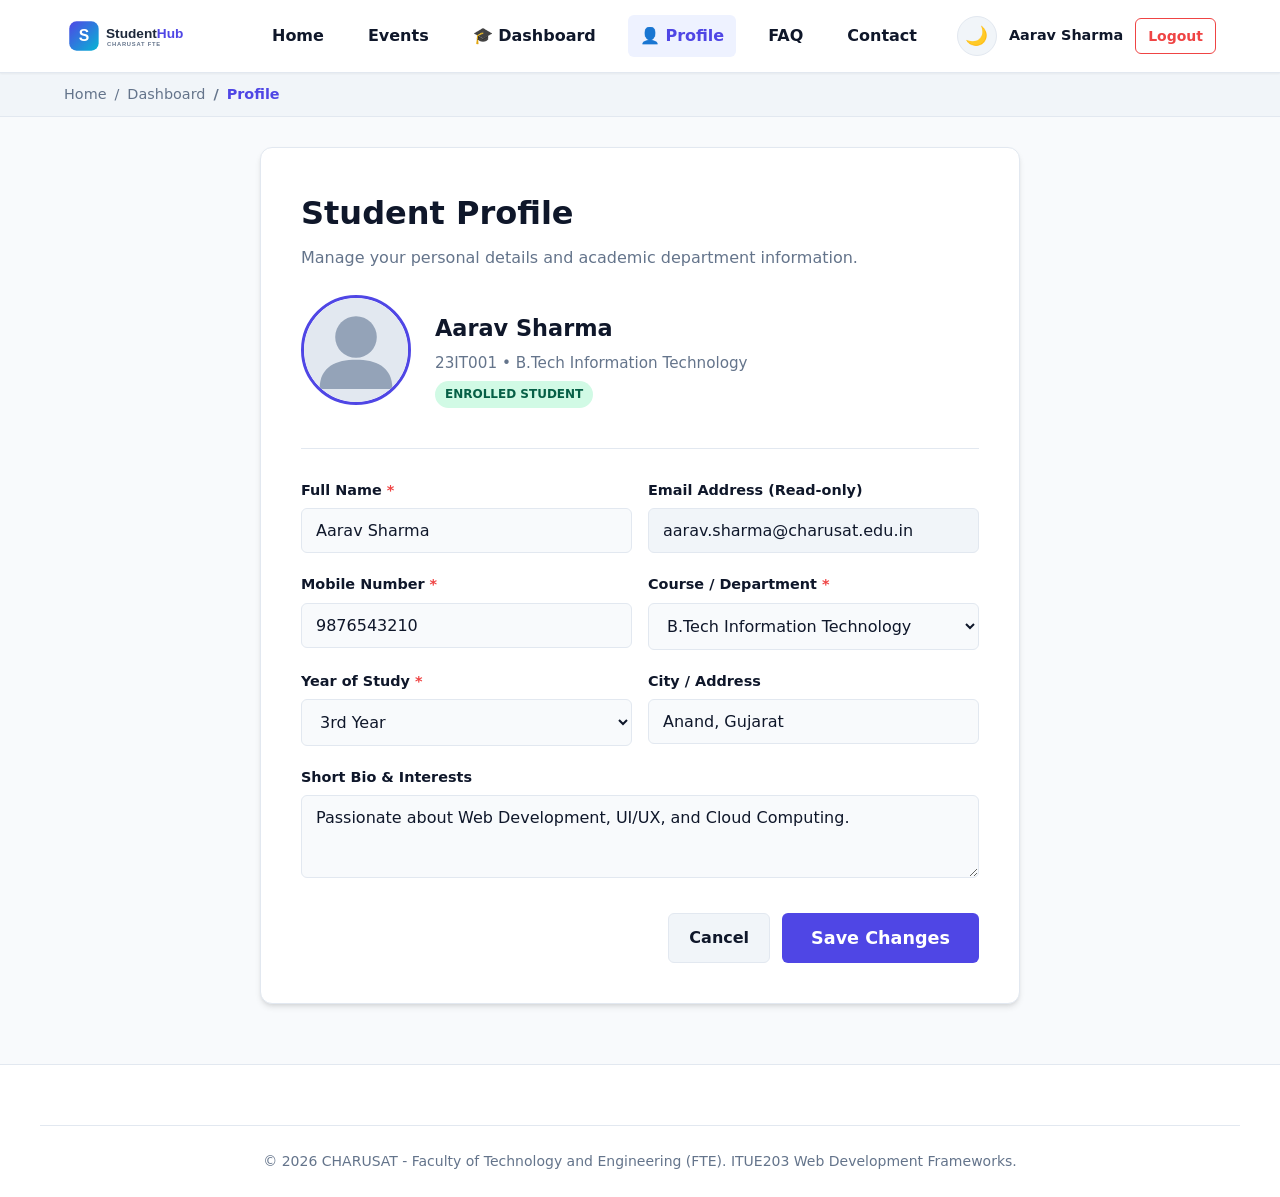
<file: studenthub/html/profile.html>
<!DOCTYPE html>
<html lang="en" data-theme="light">
<head>
  <meta charset="UTF-8">
  <meta name="viewport" content="width=device-width, initial-scale=1.0">
  <title>Student Profile - StudentHub | CHARUSAT FTE</title>
  <link rel="stylesheet" href="../assets/css/style.css">
  <link rel="icon" type="image/svg+xml" href="../assets/images/logo.svg">
</head>
<body>
  <a href="#main-content" class="skip-link">Skip to main content</a>

  <header class="site-header" role="banner">
    <div class="container navbar">
      <a href="index.html" class="brand-logo">
        <img src="../assets/images/logo.svg" alt="StudentHub Logo" width="160" height="40">
      </a>
      <nav role="navigation">
        <ul class="nav-links" id="navLinks">
          <li><a href="index.html">Home</a></li>
          <li><a href="events.html">Events</a></li>
          <li><a href="student_dashboard.html">🎓 Dashboard</a></li>
          <li><a href="profile.html" class="active">👤 Profile</a></li>
          <li><a href="faq.html">FAQ</a></li>
          <li><a href="contact.html">Contact</a></li>
        </ul>
      </nav>
      <div class="nav-actions">
        <button type="button" class="theme-toggle-btn" id="themeToggleBtn" aria-label="Toggle theme">🌙</button>
        <span style="font-weight:600; font-size:0.9rem;">Aarav Sharma</span>
        <a href="login.html" class="btn btn-sm btn-outline" style="color:var(--danger); border-color:var(--danger);">Logout</a>
        <button type="button" class="hamburger-btn" id="hamburgerBtn">☰</button>
      </div>
    </div>
  </header>

  <nav class="breadcrumbs" aria-label="Breadcrumb">
    <div class="container">
      <ol class="breadcrumb-list">
        <li><a href="index.html">Home</a></li>
        <li><a href="student_dashboard.html">Dashboard</a></li>
        <li class="current" aria-current="page">Profile</li>
      </ol>
    </div>
  </nav>

  <main id="main-content" role="main" class="container">
    <!-- Wireframe 8: Profile Card -->
    <div class="profile-card">
      <div style="margin-bottom:24px;">
        <h1 style="font-size:2rem; font-weight:800; margin-bottom:6px;">Student Profile</h1>
        <p style="color:var(--text-muted);">Manage your personal details and academic department information.</p>
      </div>

      <form onsubmit="alert('Profile changes saved successfully!'); return false;">
        <!-- Wireframe 8: Photo + name, email, mobile, course, year fields -->
        <div class="profile-header-group">
          <div>
            <img src="../assets/images/default_avatar.svg" alt="Student Photo" class="profile-avatar-lg" style="width:110px; height:110px;">
          </div>
          <div>
            <h2 style="font-size:1.4rem; margin-bottom:4px;">Aarav Sharma</h2>
            <p style="color:var(--text-muted); font-size:0.95rem;">23IT001 &bull; B.Tech Information Technology</p>
            <span class="badge badge-success" style="margin-top:6px;">Enrolled Student</span>
          </div>
        </div>

        <div class="form-row">
          <div class="form-group">
            <label for="full_name" class="form-label">Full Name <span class="required">*</span></label>
            <input type="text" id="full_name" name="full_name" class="form-control" value="Aarav Sharma" required>
          </div>
          <div class="form-group">
            <label for="email" class="form-label">Email Address (Read-only)</label>
            <input type="email" id="email" class="form-control" value="aarav.sharma@charusat.edu.in" disabled style="background:var(--bg-alt); cursor:not-allowed;">
          </div>
        </div>

        <div class="form-row">
          <div class="form-group">
            <label for="mobile" class="form-label">Mobile Number <span class="required">*</span></label>
            <input type="tel" id="mobile" name="mobile" class="form-control" value="9876543210" maxlength="10" required>
          </div>
          <div class="form-group">
            <label for="course" class="form-label">Course / Department <span class="required">*</span></label>
            <select id="course" name="course" class="form-control">
              <option value="B.Tech IT" selected>B.Tech Information Technology</option>
              <option value="B.Tech CE">B.Tech Computer Engineering</option>
              <option value="B.Tech CSE">B.Tech Computer Science &amp; Eng.</option>
              <option value="B.Tech EC">B.Tech Electronics &amp; Comm.</option>
            </select>
          </div>
        </div>

        <div class="form-row">
          <div class="form-group">
            <label for="year" class="form-label">Year of Study <span class="required">*</span></label>
            <select id="year" name="year" class="form-control">
              <option value="1st Year">1st Year</option>
              <option value="2nd Year">2nd Year</option>
              <option value="3rd Year" selected>3rd Year</option>
              <option value="4th Year">4th Year</option>
            </select>
          </div>
          <div class="form-group">
            <label for="address" class="form-label">City / Address</label>
            <input type="text" id="address" name="address" class="form-control" value="Anand, Gujarat">
          </div>
        </div>

        <div class="form-group">
          <label for="bio" class="form-label">Short Bio &amp; Interests</label>
          <textarea id="bio" name="bio" class="form-control" rows="3">Passionate about Web Development, UI/UX, and Cloud Computing.</textarea>
        </div>

        <!-- Wireframe 8: Save changes button -->
        <div style="margin-top:28px; display:flex; justify-content:flex-end; gap:12px;">
          <a href="student_dashboard.html" class="btn btn-secondary">Cancel</a>
          <button type="submit" class="btn btn-primary btn-lg">Save Changes</button>
        </div>
      </form>
    </div>
  </main>

  <footer class="site-footer" role="contentinfo">
    <div class="container footer-bottom">
      <p>&copy; 2026 CHARUSAT - Faculty of Technology and Engineering (FTE). ITUE203 Web Development Frameworks.</p>
    </div>
  </footer>

  <script src="../assets/js/main.js"></script>
</body>
</html>
</file>
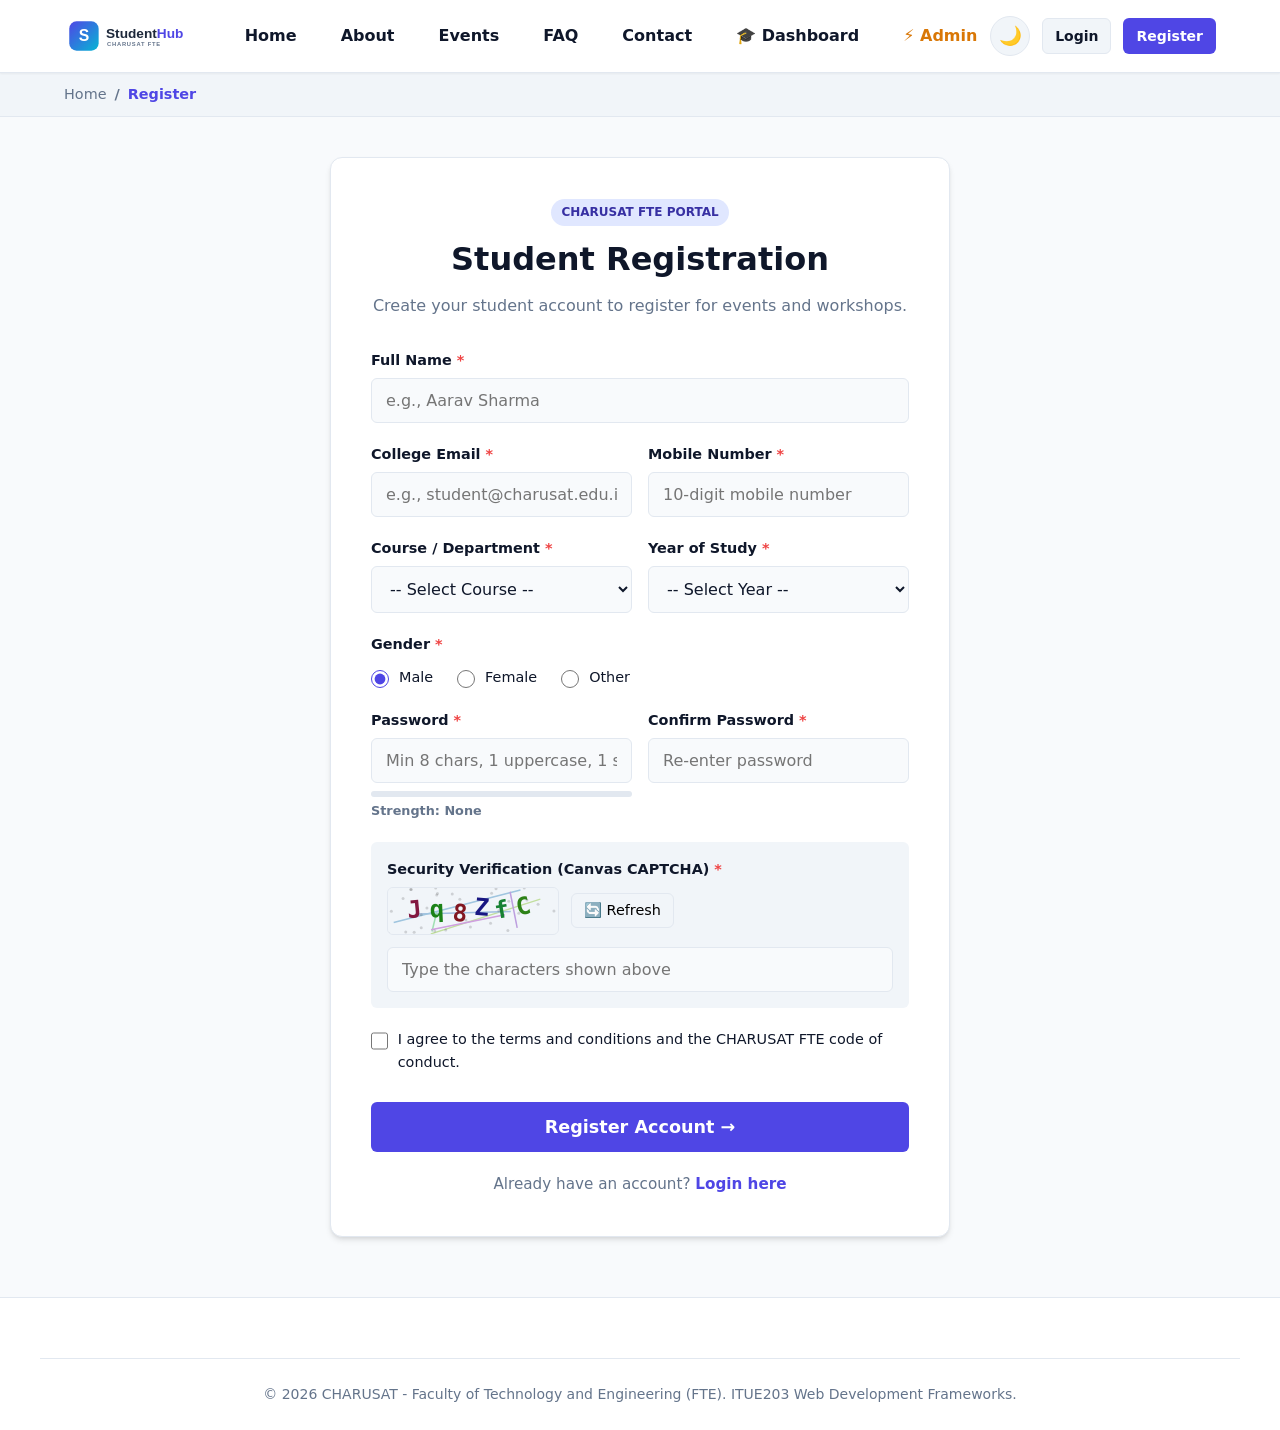
<file: studenthub/html/register.html>
<!DOCTYPE html>
<html lang="en" data-theme="light">
<head>
  <meta charset="UTF-8">
  <meta name="viewport" content="width=device-width, initial-scale=1.0">
  <title>Student Registration - StudentHub | CHARUSAT FTE</title>
  <link rel="stylesheet" href="../assets/css/style.css">
  <link rel="icon" type="image/svg+xml" href="../assets/images/logo.svg">
</head>
<body>
  <a href="#main-content" class="skip-link">Skip to main content</a>

  <header class="site-header" role="banner">
    <div class="container navbar">
      <a href="index.html" class="brand-logo">
        <img src="../assets/images/logo.svg" alt="StudentHub Logo" width="160" height="40">
      </a>
      <nav role="navigation">
        <ul class="nav-links" id="navLinks">
          <li><a href="index.html">Home</a></li>
          <li><a href="about.html">About</a></li>
          <li><a href="events.html">Events</a></li>
          <li><a href="faq.html">FAQ</a></li>
          <li><a href="contact.html">Contact</a></li>
          <li><a href="student_dashboard.html">🎓 Dashboard</a></li>
          <li><a href="admin_dashboard.html" style="color:#d97706; font-weight:700;">⚡ Admin</a></li>
        </ul>
      </nav>
      <div class="nav-actions">
        <button type="button" class="theme-toggle-btn" id="themeToggleBtn" aria-label="Toggle theme">🌙</button>
        <a href="login.html" class="btn btn-sm btn-secondary">Login</a>
        <a href="register.html" class="btn btn-sm btn-primary">Register</a>
        <button type="button" class="hamburger-btn" id="hamburgerBtn" aria-label="Toggle navigation">☰</button>
      </div>
    </div>
  </header>

  <nav class="breadcrumbs" aria-label="Breadcrumb">
    <div class="container">
      <ol class="breadcrumb-list">
        <li><a href="index.html">Home</a></li>
        <li class="current" aria-current="page">Register</li>
      </ol>
    </div>
  </nav>

  <main id="main-content" role="main" class="container">
    <!-- Wireframe 5: Register layout -->
    <div class="auth-container">
      <div class="auth-header">
        <span class="badge badge-primary" style="margin-bottom:8px;">CHARUSAT FTE Portal</span>
        <h1>Student Registration</h1>
        <p>Create your student account to register for events and workshops.</p>
      </div>

      <!-- Wireframe 5: Name, email, mobile, password, confirm, Course, year, gender, terms checkbox, Register button -->
      <form id="registrationForm" novalidate onsubmit="return false;">
        <!-- Name -->
        <div class="form-group">
          <label for="full_name" class="form-label">Full Name <span class="required">*</span></label>
          <input type="text" id="full_name" name="full_name" class="form-control" placeholder="e.g., Aarav Sharma" required>
          <div class="error-msg" id="fullNameError"></div>
        </div>

        <!-- Email & Mobile -->
        <div class="form-row">
          <div class="form-group">
            <label for="email" class="form-label">College Email <span class="required">*</span></label>
            <input type="email" id="email" name="email" class="form-control" placeholder="e.g., student@charusat.edu.in" required>
            <div class="error-msg" id="emailError"></div>
          </div>

          <div class="form-group">
            <label for="mobile" class="form-label">Mobile Number <span class="required">*</span></label>
            <input type="tel" id="mobile" name="mobile" class="form-control" placeholder="10-digit mobile number" maxlength="10" required>
            <div class="error-msg" id="mobileError"></div>
          </div>
        </div>

        <!-- Course & Year -->
        <div class="form-row">
          <div class="form-group">
            <label for="course" class="form-label">Course / Department <span class="required">*</span></label>
            <select id="course" name="course" class="form-control" required>
              <option value="">-- Select Course --</option>
              <option value="B.Tech IT">B.Tech Information Technology</option>
              <option value="B.Tech CE">B.Tech Computer Engineering</option>
              <option value="B.Tech CSE">B.Tech Computer Science &amp; Eng.</option>
              <option value="B.Tech EC">B.Tech Electronics &amp; Comm.</option>
              <option value="BCA">BCA</option>
              <option value="MCA">MCA</option>
            </select>
            <div class="error-msg" id="courseError"></div>
          </div>

          <div class="form-group">
            <label for="year_of_study" class="form-label">Year of Study <span class="required">*</span></label>
            <select id="year_of_study" name="year_of_study" class="form-control" required>
              <option value="">-- Select Year --</option>
              <option value="1st Year">1st Year</option>
              <option value="2nd Year">2nd Year</option>
              <option value="3rd Year">3rd Year</option>
              <option value="4th Year">4th Year</option>
            </select>
            <div class="error-msg" id="year_of_studyError"></div>
          </div>
        </div>

        <!-- Gender -->
        <div class="form-group">
          <label class="form-label">Gender <span class="required">*</span></label>
          <div style="display:flex; gap:24px; padding-top:4px;">
            <label class="checkbox-label">
              <input type="radio" name="gender" value="Male" checked> Male
            </label>
            <label class="checkbox-label">
              <input type="radio" name="gender" value="Female"> Female
            </label>
            <label class="checkbox-label">
              <input type="radio" name="gender" value="Other"> Other
            </label>
          </div>
          <div class="error-msg" id="genderError"></div>
        </div>

        <!-- Password & Confirm Password -->
        <div class="form-row">
          <div class="form-group">
            <label for="password" class="form-label">Password <span class="required">*</span></label>
            <input type="password" id="password" name="password" class="form-control" placeholder="Min 8 chars, 1 uppercase, 1 symbol" required>
            <!-- Practical 5: Password Strength Meter -->
            <div class="password-meter-wrap">
              <div class="meter-bar"><div class="meter-fill" id="passwordMeterFill"></div></div>
              <div class="meter-label" id="passwordMeterLabel">Strength: None</div>
            </div>
            <div class="error-msg" id="passwordError"></div>
          </div>

          <div class="form-group">
            <label for="confirm_password" class="form-label">Confirm Password <span class="required">*</span></label>
            <input type="password" id="confirm_password" name="confirm_password" class="form-control" placeholder="Re-enter password" required>
            <div class="error-msg" id="confirmPasswordError"></div>
          </div>
        </div>

        <!-- Practical 5: HTML5 Canvas CAPTCHA -->
        <div class="form-group" style="padding:16px; background:var(--bg-alt); border-radius:var(--radius-sm); margin-bottom:20px;">
          <label for="captcha" class="form-label">Security Verification (Canvas CAPTCHA) <span class="required">*</span></label>
          <div class="captcha-box">
            <canvas id="captchaCanvas" width="170" height="46" class="captcha-canvas" aria-label="Visual CAPTCHA"></canvas>
            <button type="button" class="captcha-refresh-btn" id="refreshCaptchaBtn" title="Get new CAPTCHA">🔄 Refresh</button>
          </div>
          <input type="text" id="captcha" name="captcha" class="form-control" placeholder="Type the characters shown above" required autocomplete="off">
          <div class="error-msg" id="captchaError"></div>
        </div>

        <!-- Terms checkbox -->
        <div class="form-group">
          <label class="checkbox-label" for="terms">
            <input type="checkbox" id="terms" name="terms" required>
            <span>I agree to the terms and conditions and the CHARUSAT FTE code of conduct.</span>
          </label>
          <div class="error-msg" id="termsError"></div>
        </div>

        <!-- Wireframe 5: Register button -->
        <div style="margin-top:28px;">
          <button type="submit" class="btn btn-primary btn-lg btn-block" id="registerSubmitBtn">Register Account &rarr;</button>
        </div>

        <p style="text-align:center; margin-top:20px; font-size:0.95rem; color:var(--text-muted);">
          Already have an account? <a href="login.html" style="font-weight:700;">Login here</a>
        </p>
      </form>
    </div>
  </main>

  <footer class="site-footer" role="contentinfo">
    <div class="container footer-bottom">
      <p>&copy; 2026 CHARUSAT - Faculty of Technology and Engineering (FTE). ITUE203 Web Development Frameworks.</p>
    </div>
  </footer>

  <script src="../assets/js/main.js"></script>
  <script src="../assets/js/validation.js"></script>
</body>
</html>
</file>
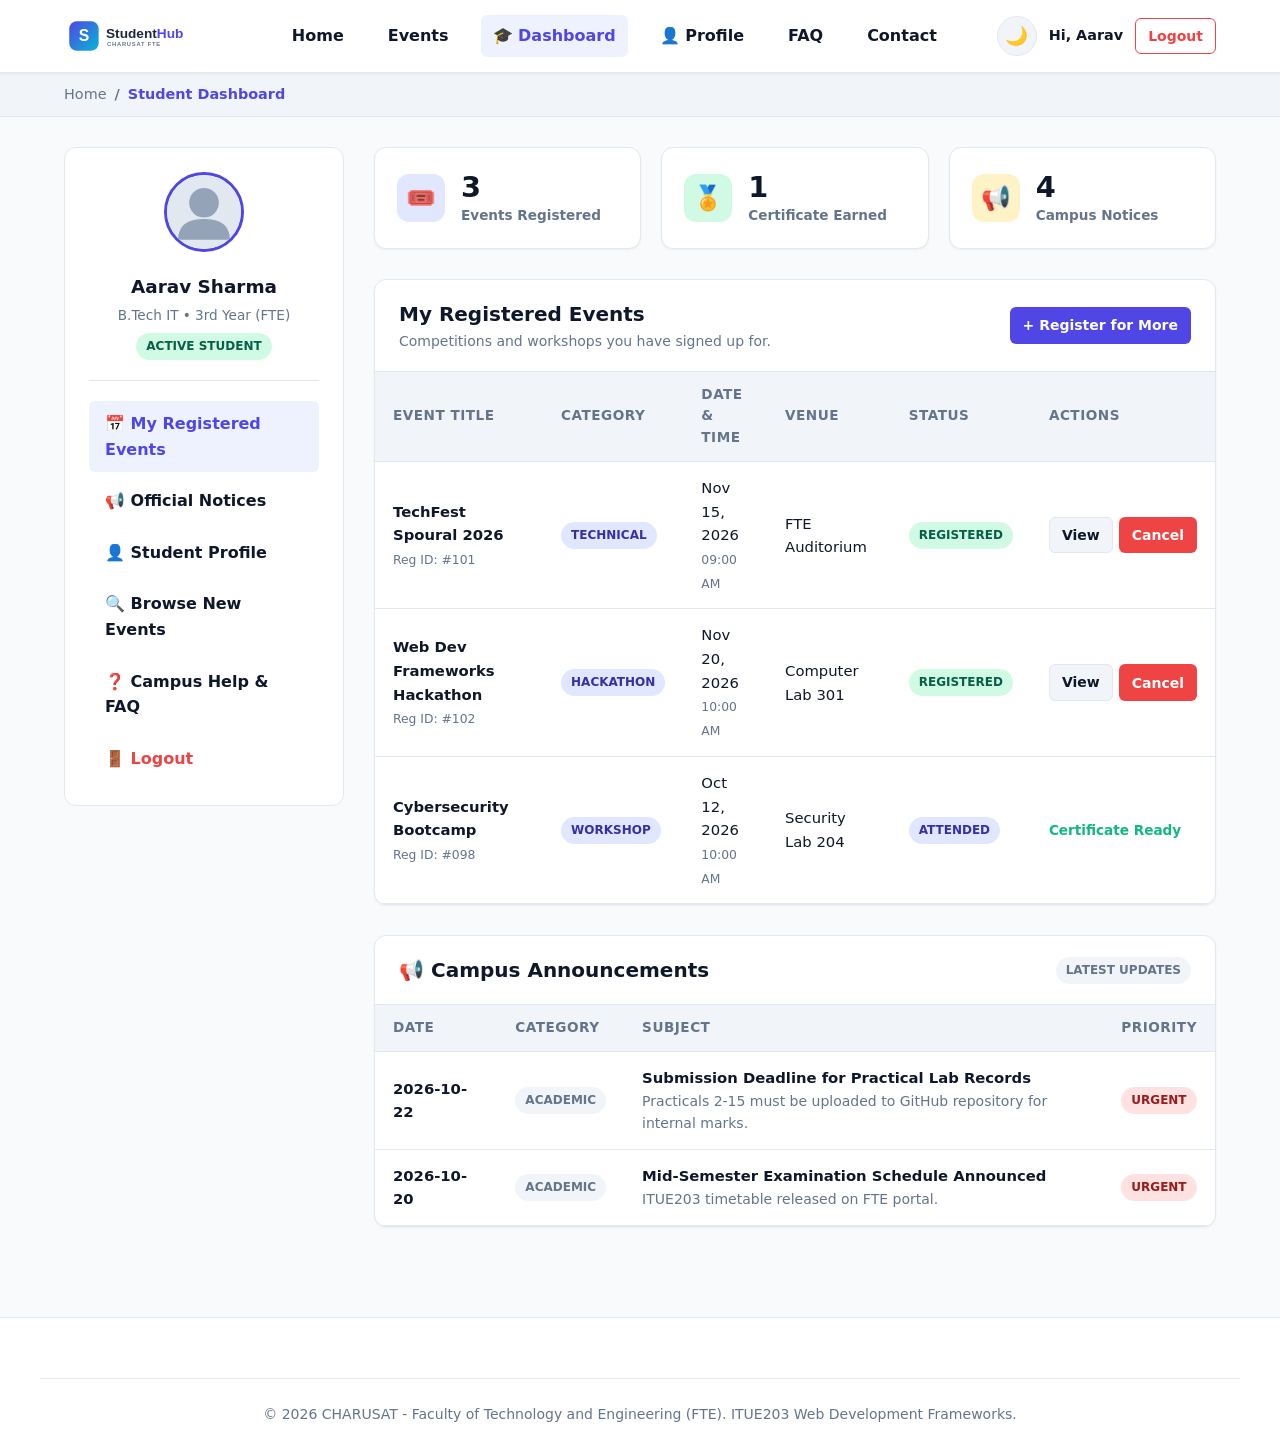
<file: studenthub/html/student_dashboard.html>
<!DOCTYPE html>
<html lang="en" data-theme="light">
<head>
  <meta charset="UTF-8">
  <meta name="viewport" content="width=device-width, initial-scale=1.0">
  <title>Student Dashboard - StudentHub | CHARUSAT FTE</title>
  <link rel="stylesheet" href="../assets/css/style.css">
  <link rel="icon" type="image/svg+xml" href="../assets/images/logo.svg">
</head>
<body>
  <a href="#main-content" class="skip-link">Skip to main content</a>

  <!-- Wireframe 7 Header: logo + profile menu (logout) -->
  <header class="site-header" role="banner">
    <div class="container navbar">
      <a href="index.html" class="brand-logo">
        <img src="../assets/images/logo.svg" alt="StudentHub Logo" width="160" height="40">
      </a>
      <nav role="navigation">
        <ul class="nav-links" id="navLinks">
          <li><a href="index.html">Home</a></li>
          <li><a href="events.html">Events</a></li>
          <li><a href="student_dashboard.html" class="active">🎓 Dashboard</a></li>
          <li><a href="profile.html">👤 Profile</a></li>
          <li><a href="faq.html">FAQ</a></li>
          <li><a href="contact.html">Contact</a></li>
        </ul>
      </nav>
      <div class="nav-actions">
        <button type="button" class="theme-toggle-btn" id="themeToggleBtn" aria-label="Toggle theme">🌙</button>
        <span style="font-weight:600; font-size:0.9rem;">Hi, Aarav</span>
        <a href="login.html" class="btn btn-sm btn-outline" style="color:var(--danger); border-color:var(--danger);">Logout</a>
        <button type="button" class="hamburger-btn" id="hamburgerBtn">☰</button>
      </div>
    </div>
  </header>

  <nav class="breadcrumbs" aria-label="Breadcrumb">
    <div class="container">
      <ol class="breadcrumb-list">
        <li><a href="index.html">Home</a></li>
        <li class="current" aria-current="page">Student Dashboard</li>
      </ol>
    </div>
  </nav>

  <main id="main-content" role="main" class="container">
    <!-- Wireframe 7: Student dashboard layout -->
    <div class="dashboard-grid">
      <!-- Sidebar -->
      <aside class="dashboard-sidebar">
        <div class="user-profile-badge">
          <img src="../assets/images/default_avatar.svg" alt="Student Avatar" class="profile-avatar-lg">
          <h3 style="font-size:1.15rem; margin-bottom:4px;">Aarav Sharma</h3>
          <p style="font-size:0.85rem; color:var(--text-muted);">B.Tech IT &bull; 3rd Year (FTE)</p>
          <span class="badge badge-success" style="margin-top:6px;">Active Student</span>
        </div>

        <!-- Wireframe 7 Quick links: my events, notices, profile -->
        <nav aria-label="Dashboard quick links">
          <ul class="side-menu">
            <li><a href="student_dashboard.html" class="active">📅 My Registered Events</a></li>
            <li><a href="#notices">📢 Official Notices</a></li>
            <li><a href="profile.html">👤 Student Profile</a></li>
            <li><a href="events.html">🔍 Browse New Events</a></li>
            <li><a href="faq.html">❓ Campus Help &amp; FAQ</a></li>
            <li><a href="login.html" style="color:var(--danger);">🚪 Logout</a></li>
          </ul>
        </nav>
      </aside>

      <!-- Main Column -->
      <section>
        <!-- Top Stats -->
        <div class="stats-grid">
          <div class="stat-card">
            <div class="stat-icon" style="background:#e0e7ff; color:#4338ca;">🎟️</div>
            <div>
              <div class="stat-val">3</div>
              <div class="stat-label">Events Registered</div>
            </div>
          </div>
          <div class="stat-card">
            <div class="stat-icon" style="background:#d1fae5; color:#065f46;">🏅</div>
            <div>
              <div class="stat-val">1</div>
              <div class="stat-label">Certificate Earned</div>
            </div>
          </div>
          <div class="stat-card">
            <div class="stat-icon" style="background:#fef3c7; color:#92400e;">📢</div>
            <div>
              <div class="stat-val">4</div>
              <div class="stat-label">Campus Notices</div>
            </div>
          </div>
        </div>

        <!-- Wireframe 7: List: registered events + status -->
        <div class="table-card">
          <div class="table-header">
            <div>
              <h3 style="font-size:1.25rem; font-weight:700;">My Registered Events</h3>
              <p style="font-size:0.875rem; color:var(--text-muted);">Competitions and workshops you have signed up for.</p>
            </div>
            <a href="events.html" class="btn btn-sm btn-primary">+ Register for More</a>
          </div>

          <div class="table-responsive">
            <table class="data-table" aria-label="Registered Events Table">
              <thead>
                <tr>
                  <th>Event Title</th>
                  <th>Category</th>
                  <th>Date &amp; Time</th>
                  <th>Venue</th>
                  <th>Status</th>
                  <th>Actions</th>
                </tr>
              </thead>
              <tbody>
                <tr>
                  <td>
                    <div style="font-weight:700;">TechFest Spoural 2026</div>
                    <small style="color:var(--text-muted);">Reg ID: #101</small>
                  </td>
                  <td><span class="badge badge-primary">Technical</span></td>
                  <td>
                    <div>Nov 15, 2026</div>
                    <small style="color:var(--text-muted);">09:00 AM</small>
                  </td>
                  <td>FTE Auditorium</td>
                  <td><span class="badge badge-success">Registered</span></td>
                  <td>
                    <div style="display:flex; gap:6px;">
                      <a href="event_detail.html" class="btn btn-sm btn-secondary">View</a>
                      <button class="btn btn-sm btn-danger" onclick="confirm('Cancel registration for this event?')">Cancel</button>
                    </div>
                  </td>
                </tr>

                <tr>
                  <td>
                    <div style="font-weight:700;">Web Dev Frameworks Hackathon</div>
                    <small style="color:var(--text-muted);">Reg ID: #102</small>
                  </td>
                  <td><span class="badge badge-primary">Hackathon</span></td>
                  <td>
                    <div>Nov 20, 2026</div>
                    <small style="color:var(--text-muted);">10:00 AM</small>
                  </td>
                  <td>Computer Lab 301</td>
                  <td><span class="badge badge-success">Registered</span></td>
                  <td>
                    <div style="display:flex; gap:6px;">
                      <a href="event_detail.html" class="btn btn-sm btn-secondary">View</a>
                      <button class="btn btn-sm btn-danger" onclick="confirm('Cancel registration for this event?')">Cancel</button>
                    </div>
                  </td>
                </tr>

                <tr>
                  <td>
                    <div style="font-weight:700;">Cybersecurity Bootcamp</div>
                    <small style="color:var(--text-muted);">Reg ID: #098</small>
                  </td>
                  <td><span class="badge badge-primary">Workshop</span></td>
                  <td>
                    <div>Oct 12, 2026</div>
                    <small style="color:var(--text-muted);">10:00 AM</small>
                  </td>
                  <td>Security Lab 204</td>
                  <td><span class="badge badge-primary">Attended</span></td>
                  <td>
                    <span style="font-size:0.85rem; color:var(--success); font-weight:600;">Certificate Ready</span>
                  </td>
                </tr>
              </tbody>
            </table>
          </div>
        </div>

        <!-- Wireframe 7: Recent notices/announcements -->
        <div class="table-card" id="notices">
          <div class="table-header">
            <h3 style="font-size:1.25rem; font-weight:700;">📢 Campus Announcements</h3>
            <span class="badge badge-neutral">Latest Updates</span>
          </div>
          <div class="table-responsive">
            <table class="data-table" aria-label="Notices">
              <thead>
                <tr>
                  <th>Date</th>
                  <th>Category</th>
                  <th>Subject</th>
                  <th>Priority</th>
                </tr>
              </thead>
              <tbody>
                <tr>
                  <td><strong>2026-10-22</strong></td>
                  <td><span class="badge badge-neutral">Academic</span></td>
                  <td>
                    <div style="font-weight:600;">Submission Deadline for Practical Lab Records</div>
                    <div style="font-size:0.875rem; color:var(--text-muted);">Practicals 2-15 must be uploaded to GitHub repository for internal marks.</div>
                  </td>
                  <td><span class="badge badge-danger">urgent</span></td>
                </tr>
                <tr>
                  <td><strong>2026-10-20</strong></td>
                  <td><span class="badge badge-neutral">Academic</span></td>
                  <td>
                    <div style="font-weight:600;">Mid-Semester Examination Schedule Announced</div>
                    <div style="font-size:0.875rem; color:var(--text-muted);">ITUE203 timetable released on FTE portal.</div>
                  </td>
                  <td><span class="badge badge-danger">urgent</span></td>
                </tr>
              </tbody>
            </table>
          </div>
        </div>
      </section>
    </div>
  </main>

  <footer class="site-footer" role="contentinfo">
    <div class="container footer-bottom">
      <p>&copy; 2026 CHARUSAT - Faculty of Technology and Engineering (FTE). ITUE203 Web Development Frameworks.</p>
    </div>
  </footer>

  <script src="../assets/js/main.js"></script>
</body>
</html>
</file>
<file: studenthub/assets/css/style.css>
/* ============================================================
   StudentHub Portal - CHARUSAT FTE (ITUE203)
   Practical 2: Semantic HTML5 & Accessibility-Ready CSS
   Practical 3: Responsive UI Design using CSS Grid, Flexbox, & Modern CSS3
   Practical 4: Interactive Components (Theme Switcher, Carousel, Accordions)
   ============================================================ */

:root {
  --font-family: 'Segoe UI', system-ui, -apple-system, BlinkMacSystemFont, Roboto, sans-serif;
  --primary: #4f46e5;
  --primary-hover: #4338ca;
  --primary-light: #eef2ff;
  --primary-dark: #3730a3;
  --secondary: #06b6d4;
  --accent: #f59e0b;
  --success: #10b981;
  --danger: #ef4444;
  --warning: #f97316;
  --info: #3b82f6;

  --bg-main: #f8fafc;
  --bg-card: #ffffff;
  --bg-alt: #f1f5f9;
  --text-main: #0f172a;
  --text-muted: #64748b;
  --border: #e2e8f0;
  --shadow-sm: 0 1px 2px 0 rgba(0, 0, 0, 0.05);
  --shadow: 0 4px 6px -1px rgba(0, 0, 0, 0.1), 0 2px 4px -2px rgba(0, 0, 0, 0.1);
  --shadow-lg: 0 10px 15px -3px rgba(0, 0, 0, 0.1), 0 4px 6px -4px rgba(0, 0, 0, 0.1);
  --radius-sm: 6px;
  --radius: 12px;
  --radius-lg: 18px;
  --container-max: 1200px;
  --transition: all 0.25s cubic-bezier(0.4, 0, 0.2, 1);
}

[data-theme="dark"] {
  --bg-main: #0b0f19;
  --bg-card: #151c2c;
  --bg-alt: #1e293b;
  --text-main: #f1f5f9;
  --text-muted: #94a3b8;
  --border: #2d3748;
  --primary-light: #1e1b4b;
  --shadow: 0 4px 6px -1px rgba(0, 0, 0, 0.4);
  --shadow-lg: 0 10px 20px -3px rgba(0, 0, 0, 0.5);
}

/* Accessibility: Skip-to-content link */
.skip-link {
  position: absolute;
  top: -60px;
  left: 20px;
  background: var(--primary);
  color: #ffffff;
  padding: 10px 18px;
  z-index: 99999;
  border-radius: var(--radius-sm);
  font-weight: 600;
  text-decoration: none;
  transition: top 0.2s;
}
.skip-link:focus {
  top: 15px;
  outline: 3px solid var(--accent);
}

/* Base Styles */
* {
  box-sizing: border-box;
  margin: 0;
  padding: 0;
}

body {
  font-family: var(--font-family);
  background-color: var(--bg-main);
  color: var(--text-main);
  line-height: 1.6;
  min-height: 100vh;
  display: flex;
  flex-direction: column;
  transition: background-color 0.3s ease, color 0.3s ease;
}

a {
  color: var(--primary);
  text-decoration: none;
  transition: var(--transition);
}
a:hover {
  color: var(--primary-hover);
}

button, input, select, textarea {
  font-family: inherit;
  font-size: 1rem;
}

:focus-visible {
  outline: 2px solid var(--primary);
  outline-offset: 2px;
}

.container {
  width: 100%;
  max-width: var(--container-max);
  margin-left: auto;
  margin-right: auto;
  padding-left: 24px;
  padding-right: 24px;
}

/* Top Notification Banner (Practical 4) */
.notice-banner {
  background: linear-gradient(90deg, #4f46e5, #06b6d4);
  color: #ffffff;
  padding: 8px 16px;
  font-size: 0.9rem;
  font-weight: 500;
  display: flex;
  justify-content: center;
  align-items: center;
  gap: 12px;
  position: relative;
}
.notice-banner a {
  color: #fff;
  text-decoration: underline;
  font-weight: 600;
}
.notice-banner .close-banner {
  background: transparent;
  border: none;
  color: #ffffff;
  font-size: 1.2rem;
  cursor: pointer;
  position: absolute;
  right: 16px;
  line-height: 1;
}

/* Header & Navigation (Wireframe requirement: Header: logo + nav) */
.site-header {
  background: var(--bg-card);
  border-bottom: 1px solid var(--border);
  position: sticky;
  top: 0;
  z-index: 1000;
  box-shadow: var(--shadow-sm);
  transition: var(--transition);
}

.navbar {
  display: flex;
  justify-content: space-between;
  align-items: center;
  height: 72px;
}

.brand-logo {
  display: flex;
  align-items: center;
  gap: 12px;
  text-decoration: none;
  font-size: 1.35rem;
  font-weight: 800;
  color: var(--text-main);
}
.brand-logo svg, .brand-logo img {
  height: 42px;
  width: auto;
}

.nav-links {
  display: flex;
  align-items: center;
  gap: 20px;
  list-style: none;
}

.nav-links a {
  color: var(--text-main);
  font-weight: 600;
  padding: 8px 12px;
  border-radius: var(--radius-sm);
  display: flex;
  align-items: center;
  gap: 6px;
}
.nav-links a:hover, .nav-links a.active {
  color: var(--primary);
  background: var(--primary-light);
}

.nav-actions {
  display: flex;
  align-items: center;
  gap: 12px;
}

.theme-toggle-btn {
  background: var(--bg-alt);
  border: 1px solid var(--border);
  color: var(--text-main);
  width: 40px;
  height: 40px;
  border-radius: 50%;
  display: flex;
  align-items: center;
  justify-content: center;
  cursor: pointer;
  font-size: 1.15rem;
  transition: var(--transition);
}
.theme-toggle-btn:hover {
  background: var(--border);
}

.hamburger-btn {
  display: none;
  background: transparent;
  border: none;
  font-size: 1.5rem;
  color: var(--text-main);
  cursor: pointer;
  padding: 6px;
}

/* Breadcrumbs (Practical 2 Intermediate Extension) */
.breadcrumbs {
  background: var(--bg-alt);
  padding: 10px 0;
  font-size: 0.9rem;
  border-bottom: 1px solid var(--border);
}
.breadcrumb-list {
  display: flex;
  flex-wrap: wrap;
  gap: 8px;
  list-style: none;
  align-items: center;
}
.breadcrumb-list li + li::before {
  content: "/";
  margin-right: 8px;
  color: var(--text-muted);
}
.breadcrumb-list a {
  color: var(--text-muted);
}
.breadcrumb-list .current {
  color: var(--primary);
  font-weight: 600;
}

/* Flash alerts */
.flash-container {
  padding-top: 16px;
}
.alert {
  padding: 14px 20px;
  border-radius: var(--radius-sm);
  margin-bottom: 20px;
  display: flex;
  align-items: center;
  justify-content: space-between;
  gap: 12px;
  font-weight: 500;
}
.alert-success { background: #d1fae5; color: #065f46; border: 1px solid #a7f3d0; }
.alert-error, .alert-danger { background: #fee2e2; color: #991b1b; border: 1px solid #fecaca; }
.alert-warning { background: #fef3c7; color: #92400e; border: 1px solid #fde68a; }
.alert-info { background: #e0f2fe; color: #075985; border: 1px solid #bae6fd; }

/* Buttons */
.btn {
  display: inline-flex;
  align-items: center;
  justify-content: center;
  gap: 8px;
  padding: 10px 20px;
  border-radius: var(--radius-sm);
  font-weight: 600;
  cursor: pointer;
  border: 1px solid transparent;
  transition: var(--transition);
  text-decoration: none;
}
.btn-primary {
  background: var(--primary);
  color: #ffffff;
}
.btn-primary:hover {
  background: var(--primary-hover);
  color: #ffffff;
  transform: translateY(-1px);
  box-shadow: var(--shadow);
}
.btn-secondary {
  background: var(--bg-alt);
  color: var(--text-main);
  border-color: var(--border);
}
.btn-secondary:hover {
  background: var(--border);
  color: var(--text-main);
}
.btn-outline {
  background: transparent;
  border-color: var(--primary);
  color: var(--primary);
}
.btn-outline:hover {
  background: var(--primary);
  color: #ffffff;
}
.btn-danger {
  background: var(--danger);
  color: #ffffff;
}
.btn-danger:hover {
  background: #dc2626;
}
.btn-success {
  background: var(--success);
  color: #ffffff;
}
.btn-sm {
  padding: 6px 12px;
  font-size: 0.875rem;
}
.btn-lg {
  padding: 14px 28px;
  font-size: 1.1rem;
}
.btn-block {
  width: 100%;
}

/* Wireframe 1: Hero Banner + "Explore events" */
.hero-section {
  padding: 60px 0;
  background: linear-gradient(135deg, rgba(79, 70, 229, 0.08) 0%, rgba(6, 182, 212, 0.08) 100%);
  border-bottom: 1px solid var(--border);
}
.hero-grid {
  display: grid;
  grid-template-columns: 1.2fr 0.8fr;
  gap: 40px;
  align-items: center;
}
.hero-content h1 {
  font-size: 3rem;
  line-height: 1.15;
  margin-bottom: 18px;
  font-weight: 800;
  letter-spacing: -0.5px;
}
.hero-content h1 .gradient-text {
  background: linear-gradient(90deg, #4f46e5, #06b6d4);
  -webkit-background-clip: text;
  -webkit-text-fill-color: transparent;
}
.hero-content p {
  font-size: 1.2rem;
  color: var(--text-muted);
  margin-bottom: 28px;
  max-width: 560px;
}
.hero-buttons {
  display: flex;
  gap: 16px;
  flex-wrap: wrap;
}
.hero-img img, .hero-img svg {
  width: 100%;
  max-height: 380px;
  border-radius: var(--radius);
  box-shadow: var(--shadow-lg);
  object-fit: cover;
}

/* Wireframe 1: Highlight Cards (Events, Notices, Clubs) */
.section-header {
  margin-bottom: 36px;
  text-align: center;
}
.section-header h2 {
  font-size: 2rem;
  font-weight: 800;
  margin-bottom: 8px;
}
.section-header p {
  color: var(--text-muted);
}

.highlights-grid {
  display: grid;
  grid-template-columns: repeat(auto-fit, minmax(320px, 1fr));
  gap: 28px;
  margin-bottom: 60px;
}

.highlight-card {
  background: var(--bg-card);
  border: 1px solid var(--border);
  border-radius: var(--radius);
  padding: 28px;
  box-shadow: var(--shadow-sm);
  transition: var(--transition);
  display: flex;
  flex-direction: column;
}
.highlight-card:hover {
  transform: translateY(-4px);
  box-shadow: var(--shadow-lg);
  border-color: var(--primary);
}
.card-icon {
  width: 54px;
  height: 54px;
  border-radius: 14px;
  background: var(--primary-light);
  color: var(--primary);
  display: flex;
  align-items: center;
  justify-content: center;
  font-size: 1.6rem;
  margin-bottom: 18px;
}
.highlight-card h3 {
  font-size: 1.35rem;
  margin-bottom: 10px;
}
.highlight-card p {
  color: var(--text-muted);
  margin-bottom: 20px;
  flex-grow: 1;
}

/* Practical 4: Slider / Carousel */
.slider-container {
  position: relative;
  overflow: hidden;
  border-radius: var(--radius);
  margin: 30px 0 50px;
  box-shadow: var(--shadow-lg);
}
.slider-track {
  display: flex;
  transition: transform 0.5s ease-in-out;
}
.slide {
  min-width: 100%;
  position: relative;
}
.slide img, .slide svg {
  width: 100%;
  height: 400px;
  object-fit: cover;
  display: block;
}
.slide-caption {
  position: absolute;
  bottom: 0;
  left: 0;
  right: 0;
  padding: 30px;
  background: linear-gradient(transparent, rgba(0, 0, 0, 0.85));
  color: #ffffff;
}
.slide-caption h3 {
  font-size: 1.7rem;
  margin-bottom: 6px;
}
.slider-nav {
  position: absolute;
  top: 50%;
  transform: translateY(-50%);
  background: rgba(0, 0, 0, 0.5);
  color: #fff;
  border: none;
  font-size: 1.5rem;
  width: 44px;
  height: 44px;
  border-radius: 50%;
  cursor: pointer;
  display: flex;
  align-items: center;
  justify-content: center;
  transition: var(--transition);
}
.slider-nav:hover { background: rgba(0, 0, 0, 0.85); }
.slider-prev { left: 16px; }
.slider-next { right: 16px; }
.slider-dots {
  position: absolute;
  bottom: 14px;
  left: 50%;
  transform: translateX(-50%);
  display: flex;
  gap: 8px;
}
.slider-dot {
  width: 10px;
  height: 10px;
  border-radius: 50%;
  background: rgba(255, 255, 255, 0.5);
  cursor: pointer;
  border: none;
  transition: var(--transition);
}
.slider-dot.active {
  background: #ffffff;
  width: 24px;
  border-radius: 10px;
}

/* Wireframe 3: Events Listing (Header + search bar + filter + cards + pagination) */
.filter-bar {
  background: var(--bg-card);
  border: 1px solid var(--border);
  border-radius: var(--radius);
  padding: 20px;
  margin-bottom: 36px;
  display: grid;
  grid-template-columns: 2fr 1fr 1fr auto;
  gap: 16px;
  align-items: center;
  box-shadow: var(--shadow-sm);
}
.filter-group {
  display: flex;
  flex-direction: column;
  gap: 6px;
}
.filter-group label {
  font-size: 0.85rem;
  font-weight: 600;
  color: var(--text-muted);
}
.filter-input, .filter-select {
  padding: 10px 14px;
  border: 1px solid var(--border);
  border-radius: var(--radius-sm);
  background: var(--bg-main);
  color: var(--text-main);
}
.filter-input:focus, .filter-select:focus {
  border-color: var(--primary);
}

.events-grid {
  display: grid;
  grid-template-columns: repeat(auto-fill, minmax(320px, 1fr));
  gap: 28px;
  margin-bottom: 40px;
}
.event-card {
  background: var(--bg-card);
  border: 1px solid var(--border);
  border-radius: var(--radius);
  overflow: hidden;
  box-shadow: var(--shadow-sm);
  transition: var(--transition);
  display: flex;
  flex-direction: column;
}
.event-card:hover {
  transform: translateY(-4px);
  box-shadow: var(--shadow-lg);
  border-color: var(--primary);
}
.event-card-poster {
  position: relative;
  height: 190px;
  overflow: hidden;
  background: var(--bg-alt);
}
.event-card-poster img, .event-card-poster svg {
  width: 100%;
  height: 100%;
  object-fit: cover;
  transition: transform 0.4s ease;
}
.event-card:hover .event-card-poster img {
  transform: scale(1.05);
}
.event-badge {
  position: absolute;
  top: 12px;
  right: 12px;
  background: rgba(15, 23, 42, 0.8);
  backdrop-filter: blur(4px);
  color: #fff;
  font-size: 0.75rem;
  padding: 4px 10px;
  border-radius: 20px;
  font-weight: 700;
  text-transform: uppercase;
}
.event-card-body {
  padding: 22px;
  display: flex;
  flex-direction: column;
  flex-grow: 1;
}
.event-meta {
  display: flex;
  flex-wrap: wrap;
  gap: 12px;
  font-size: 0.85rem;
  color: var(--text-muted);
  margin-bottom: 12px;
}
.event-meta span {
  display: flex;
  align-items: center;
  gap: 5px;
}
.event-title {
  font-size: 1.25rem;
  font-weight: 700;
  margin-bottom: 10px;
  line-height: 1.3;
}
.event-desc {
  color: var(--text-muted);
  font-size: 0.95rem;
  margin-bottom: 20px;
  flex-grow: 1;
  display: -webkit-box;
  -webkit-line-clamp: 2;
  -webkit-box-orient: vertical;
  overflow: hidden;
}
.event-card-footer {
  display: flex;
  justify-content: space-between;
  align-items: center;
  padding-top: 14px;
  border-top: 1px solid var(--border);
}
.seats-info {
  font-size: 0.85rem;
  font-weight: 600;
  color: var(--primary);
}

/* Pagination */
.pagination {
  display: flex;
  justify-content: center;
  gap: 8px;
  margin: 30px 0 50px;
  list-style: none;
}
.pagination-btn {
  padding: 8px 16px;
  background: var(--bg-card);
  border: 1px solid var(--border);
  color: var(--text-main);
  border-radius: var(--radius-sm);
  font-weight: 600;
  cursor: pointer;
  transition: var(--transition);
}
.pagination-btn:hover, .pagination-btn.active {
  background: var(--primary);
  color: #ffffff;
  border-color: var(--primary);
}
.pagination-btn:disabled {
  opacity: 0.5;
  cursor: not-allowed;
}

/* Wireframe 4: Event Details */
.event-detail-wrapper {
  display: grid;
  grid-template-columns: 2fr 1fr;
  gap: 36px;
  margin: 30px 0 60px;
}
.event-detail-main {
  background: var(--bg-card);
  border: 1px solid var(--border);
  border-radius: var(--radius);
  overflow: hidden;
  box-shadow: var(--shadow-sm);
}
.event-detail-poster img, .event-detail-poster svg {
  width: 100%;
  max-height: 420px;
  object-fit: cover;
}
.event-detail-body {
  padding: 36px;
}
.event-detail-sidebar {
  display: flex;
  flex-direction: column;
  gap: 24px;
}
.info-card {
  background: var(--bg-card);
  border: 1px solid var(--border);
  border-radius: var(--radius);
  padding: 24px;
  box-shadow: var(--shadow-sm);
}
.info-list {
  list-style: none;
  display: flex;
  flex-direction: column;
  gap: 14px;
  margin: 18px 0;
}
.info-list li {
  display: flex;
  justify-content: space-between;
  padding-bottom: 8px;
  border-bottom: 1px solid var(--border);
  font-size: 0.95rem;
}
.info-list .label {
  color: var(--text-muted);
}
.info-list .val {
  font-weight: 600;
}

/* Wireframe 5 & 6 & 9: Forms (Register, Login, Contact) */
.auth-container {
  max-width: 620px;
  margin: 40px auto 60px;
  background: var(--bg-card);
  border: 1px solid var(--border);
  border-radius: var(--radius);
  padding: 40px;
  box-shadow: var(--shadow);
}
.auth-header {
  text-align: center;
  margin-bottom: 30px;
}
.auth-header h1 {
  font-size: 2rem;
  font-weight: 800;
  margin-bottom: 8px;
}
.auth-header p {
  color: var(--text-muted);
}

.form-group {
  margin-bottom: 20px;
}
.form-row {
  display: grid;
  grid-template-columns: 1fr 1fr;
  gap: 16px;
}
.form-label {
  display: block;
  font-size: 0.9rem;
  font-weight: 600;
  margin-bottom: 6px;
  color: var(--text-main);
}
.form-label .required {
  color: var(--danger);
}
.form-control {
  width: 100%;
  padding: 12px 14px;
  border: 1px solid var(--border);
  border-radius: var(--radius-sm);
  background: var(--bg-main);
  color: var(--text-main);
  transition: var(--transition);
}
.form-control:focus {
  border-color: var(--primary);
  background: var(--bg-card);
}
.form-control.is-invalid {
  border-color: var(--danger);
  background-color: rgba(239, 68, 68, 0.04);
}
.form-control.is-valid {
  border-color: var(--success);
}
.error-msg {
  color: var(--danger);
  font-size: 0.825rem;
  margin-top: 4px;
  display: none;
}
.form-control.is-invalid ~ .error-msg,
.has-error .error-msg {
  display: block;
}

/* Practical 5: Password Strength Meter */
.password-meter-wrap {
  margin-top: 8px;
}
.meter-bar {
  height: 6px;
  width: 100%;
  background: var(--border);
  border-radius: 3px;
  overflow: hidden;
  margin-bottom: 4px;
}
.meter-fill {
  height: 100%;
  width: 0%;
  transition: width 0.3s ease, background-color 0.3s ease;
}
.meter-label {
  font-size: 0.8rem;
  font-weight: 600;
  color: var(--text-muted);
}

/* Practical 5: Canvas CAPTCHA */
.captcha-box {
  display: flex;
  align-items: center;
  gap: 12px;
  margin-bottom: 12px;
}
.captcha-canvas {
  background: #f1f5f9;
  border: 1px solid var(--border);
  border-radius: var(--radius-sm);
}
.captcha-refresh-btn {
  background: var(--bg-alt);
  border: 1px solid var(--border);
  padding: 8px 12px;
  border-radius: var(--radius-sm);
  cursor: pointer;
  font-size: 0.9rem;
}

/* Checkbox & Radio */
.checkbox-label {
  display: flex;
  align-items: flex-start;
  gap: 10px;
  font-size: 0.9rem;
  cursor: pointer;
  color: var(--text-main);
}
.checkbox-label input[type="checkbox"],
.checkbox-label input[type="radio"] {
  margin-top: 4px;
  width: 18px;
  height: 18px;
  accent-color: var(--primary);
}

/* Wireframe 7: Student Dashboard */
.dashboard-grid {
  display: grid;
  grid-template-columns: 280px 1fr;
  gap: 30px;
  margin: 30px 0 60px;
}
.dashboard-sidebar {
  background: var(--bg-card);
  border: 1px solid var(--border);
  border-radius: var(--radius);
  padding: 24px;
  height: fit-content;
}
.user-profile-badge {
  text-align: center;
  padding-bottom: 20px;
  border-bottom: 1px solid var(--border);
  margin-bottom: 20px;
}
.profile-avatar-lg {
  width: 80px;
  height: 80px;
  border-radius: 50%;
  margin: 0 auto 12px;
  border: 3px solid var(--primary);
  object-fit: cover;
}
.side-menu {
  list-style: none;
  display: flex;
  flex-direction: column;
  gap: 6px;
}
.side-menu a {
  display: flex;
  align-items: center;
  gap: 12px;
  padding: 10px 16px;
  border-radius: var(--radius-sm);
  color: var(--text-main);
  font-weight: 600;
}
.side-menu a:hover, .side-menu a.active {
  background: var(--primary-light);
  color: var(--primary);
}

.stats-grid {
  display: grid;
  grid-template-columns: repeat(auto-fit, minmax(200px, 1fr));
  gap: 20px;
  margin-bottom: 30px;
}
.stat-card {
  background: var(--bg-card);
  border: 1px solid var(--border);
  border-radius: var(--radius);
  padding: 22px;
  box-shadow: var(--shadow-sm);
  display: flex;
  align-items: center;
  gap: 16px;
}
.stat-icon {
  width: 48px;
  height: 48px;
  border-radius: 12px;
  display: flex;
  align-items: center;
  justify-content: center;
  font-size: 1.5rem;
}
.stat-val {
  font-size: 1.8rem;
  font-weight: 800;
  line-height: 1.2;
}
.stat-label {
  font-size: 0.85rem;
  color: var(--text-muted);
  font-weight: 600;
}

/* Tables (Practical 11, 14) */
.table-card {
  background: var(--bg-card);
  border: 1px solid var(--border);
  border-radius: var(--radius);
  overflow: hidden;
  box-shadow: var(--shadow-sm);
  margin-bottom: 30px;
}
.table-header {
  padding: 18px 24px;
  border-bottom: 1px solid var(--border);
  display: flex;
  justify-content: space-between;
  align-items: center;
  flex-wrap: wrap;
  gap: 12px;
}
.table-responsive {
  width: 100%;
  overflow-x: auto;
}
.data-table {
  width: 100%;
  border-collapse: collapse;
  text-align: left;
}
.data-table th {
  background: var(--bg-alt);
  padding: 12px 18px;
  font-size: 0.85rem;
  font-weight: 700;
  color: var(--text-muted);
  text-transform: uppercase;
  letter-spacing: 0.5px;
  border-bottom: 1px solid var(--border);
}
.data-table td {
  padding: 14px 18px;
  border-bottom: 1px solid var(--border);
  font-size: 0.925rem;
}
.data-table tr:hover {
  background: rgba(79, 70, 229, 0.03);
}

.badge {
  display: inline-block;
  padding: 4px 10px;
  border-radius: 20px;
  font-size: 0.75rem;
  font-weight: 700;
  text-transform: uppercase;
}
.badge-success { background: #d1fae5; color: #065f46; }
.badge-primary { background: #e0e7ff; color: #3730a3; }
.badge-warning { background: #fef3c7; color: #92400e; }
.badge-danger { background: #fee2e2; color: #991b1b; }
.badge-neutral { background: var(--bg-alt); color: var(--text-muted); }

/* Wireframe 8: Profile */
.profile-card {
  max-width: 760px;
  margin: 30px auto 60px;
  background: var(--bg-card);
  border: 1px solid var(--border);
  border-radius: var(--radius);
  padding: 40px;
  box-shadow: var(--shadow);
}
.profile-header-group {
  display: flex;
  align-items: center;
  gap: 24px;
  margin-bottom: 30px;
  padding-bottom: 24px;
  border-bottom: 1px solid var(--border);
}

/* Wireframe 2: About Page */
.about-hero {
  text-align: center;
  padding: 50px 0;
  background: linear-gradient(180deg, var(--primary-light) 0%, transparent 100%);
  border-bottom: 1px solid var(--border);
}
.about-hero h1 {
  font-size: 2.6rem;
  font-weight: 800;
  margin-bottom: 12px;
}
.about-values-grid {
  display: grid;
  grid-template-columns: repeat(auto-fit, minmax(280px, 1fr));
  gap: 24px;
  margin: 40px 0;
}
.team-grid {
  display: grid;
  grid-template-columns: repeat(auto-fit, minmax(240px, 1fr));
  gap: 24px;
  margin: 30px 0 60px;
}
.team-card {
  background: var(--bg-card);
  border: 1px solid var(--border);
  border-radius: var(--radius);
  padding: 24px;
  text-align: center;
  box-shadow: var(--shadow-sm);
}
.team-avatar {
  width: 90px;
  height: 90px;
  border-radius: 50%;
  margin: 0 auto 16px;
  object-fit: cover;
  border: 3px solid var(--primary);
}

/* Wireframe 9: Contact / Feedback (Address + Form) */
.contact-layout {
  display: grid;
  grid-template-columns: 1fr 1.3fr;
  gap: 40px;
  margin: 40px 0 70px;
}
.contact-info-card {
  background: var(--bg-card);
  border: 1px solid var(--border);
  border-radius: var(--radius);
  padding: 36px;
  box-shadow: var(--shadow-sm);
}
.contact-meta-item {
  display: flex;
  gap: 16px;
  margin-bottom: 24px;
}
.contact-meta-icon {
  font-size: 1.5rem;
  color: var(--primary);
}

/* Practical 4: FAQ Accordion */
.faq-list {
  display: flex;
  flex-direction: column;
  gap: 14px;
  margin: 24px 0 50px;
}
.faq-item {
  background: var(--bg-card);
  border: 1px solid var(--border);
  border-radius: var(--radius-sm);
  overflow: hidden;
  transition: var(--transition);
}
.faq-question {
  width: 100%;
  padding: 18px 22px;
  background: transparent;
  border: none;
  text-align: left;
  display: flex;
  justify-content: space-between;
  align-items: center;
  font-size: 1.05rem;
  font-weight: 700;
  color: var(--text-main);
  cursor: pointer;
}
.faq-question .faq-icon {
  font-size: 1.3rem;
  transition: transform 0.3s ease;
}
.faq-item.active .faq-question .faq-icon {
  transform: rotate(45deg);
}
.faq-answer {
  max-height: 0;
  overflow: hidden;
  transition: max-height 0.35s ease-out;
  padding: 0 22px;
  color: var(--text-muted);
}
.faq-item.active .faq-answer {
  padding: 0 22px 20px;
  max-height: 300px;
}

/* Modal Popup (Practical 4 & 11 Confirm Delete) */
.modal-overlay {
  position: fixed;
  top: 0;
  left: 0;
  width: 100%;
  height: 100%;
  background: rgba(15, 23, 42, 0.6);
  backdrop-filter: blur(4px);
  display: flex;
  align-items: center;
  justify-content: center;
  z-index: 10000;
  opacity: 0;
  pointer-events: none;
  transition: opacity 0.25s ease;
}
.modal-overlay.open {
  opacity: 1;
  pointer-events: auto;
}
.modal-dialog {
  background: var(--bg-card);
  border: 1px solid var(--border);
  border-radius: var(--radius);
  width: 90%;
  max-width: 540px;
  padding: 30px;
  box-shadow: var(--shadow-lg);
  transform: translateY(20px);
  transition: transform 0.25s ease;
}
.modal-overlay.open .modal-dialog {
  transform: translateY(0);
}
.modal-header {
  display: flex;
  justify-content: space-between;
  align-items: center;
  margin-bottom: 18px;
}
.modal-close {
  background: transparent;
  border: none;
  font-size: 1.5rem;
  color: var(--text-muted);
  cursor: pointer;
}
.modal-footer {
  display: flex;
  justify-content: flex-end;
  gap: 12px;
  margin-top: 24px;
}

/* Footer (Wireframe requirement: Footer: contact + social links) */
.site-footer {
  background: var(--bg-card);
  border-top: 1px solid var(--border);
  padding: 60px 0 24px;
  margin-top: auto;
}
.footer-grid {
  display: grid;
  grid-template-columns: 2fr 1fr 1fr 1.5fr;
  gap: 40px;
  margin-bottom: 40px;
}
.footer-col h4 {
  font-size: 1.1rem;
  font-weight: 700;
  margin-bottom: 18px;
}
.footer-links {
  list-style: none;
  display: flex;
  flex-direction: column;
  gap: 10px;
}
.footer-links a {
  color: var(--text-muted);
  font-size: 0.95rem;
}
.footer-links a:hover {
  color: var(--primary);
}
.social-links {
  display: flex;
  gap: 12px;
  margin-top: 16px;
}
.social-link {
  width: 38px;
  height: 38px;
  border-radius: 50%;
  background: var(--bg-alt);
  color: var(--text-main);
  display: flex;
  align-items: center;
  justify-content: center;
  font-size: 1.1rem;
  transition: var(--transition);
}
.social-link:hover {
  background: var(--primary);
  color: #fff;
}
.footer-bottom {
  text-align: center;
  padding-top: 24px;
  border-top: 1px solid var(--border);
  color: var(--text-muted);
  font-size: 0.875rem;
}

/* Toast container for AJAX feedback (Practical 13) */
.toast-container {
  position: fixed;
  bottom: 24px;
  right: 24px;
  display: flex;
  flex-direction: column;
  gap: 10px;
  z-index: 99999;
}
.toast {
  padding: 14px 20px;
  background: var(--bg-card);
  border: 1px solid var(--border);
  border-radius: var(--radius-sm);
  box-shadow: var(--shadow-lg);
  display: flex;
  align-items: center;
  gap: 12px;
  font-weight: 600;
  animation: slideInRight 0.3s ease;
}
@keyframes slideInRight {
  from { transform: translateX(100%); opacity: 0; }
  to { transform: translateX(0); opacity: 1; }
}

/* Responsive Media Queries (Mobile-First adaptations) */
@media (max-width: 992px) {
  .hero-grid { grid-template-columns: 1fr; text-align: center; }
  .hero-content p { margin: 0 auto 28px; }
  .hero-buttons { justify-content: center; }
  .dashboard-grid { grid-template-columns: 1fr; }
  .event-detail-wrapper { grid-template-columns: 1fr; }
  .contact-layout { grid-template-columns: 1fr; }
  .footer-grid { grid-template-columns: 1fr 1fr; }
  .filter-bar { grid-template-columns: 1fr 1fr; }
}

@media (max-width: 768px) {
  .hamburger-btn { display: block; }
  .nav-links {
    position: fixed;
    top: 72px;
    left: 0;
    right: 0;
    background: var(--bg-card);
    border-bottom: 1px solid var(--border);
    flex-direction: column;
    padding: 20px;
    gap: 12px;
    display: none;
    box-shadow: var(--shadow-lg);
  }
  .nav-links.open { display: flex; }
  .hero-content h1 { font-size: 2.2rem; }
  .form-row { grid-template-columns: 1fr; }
  .footer-grid { grid-template-columns: 1fr; }
  .filter-bar { grid-template-columns: 1fr; }
}
</file>
